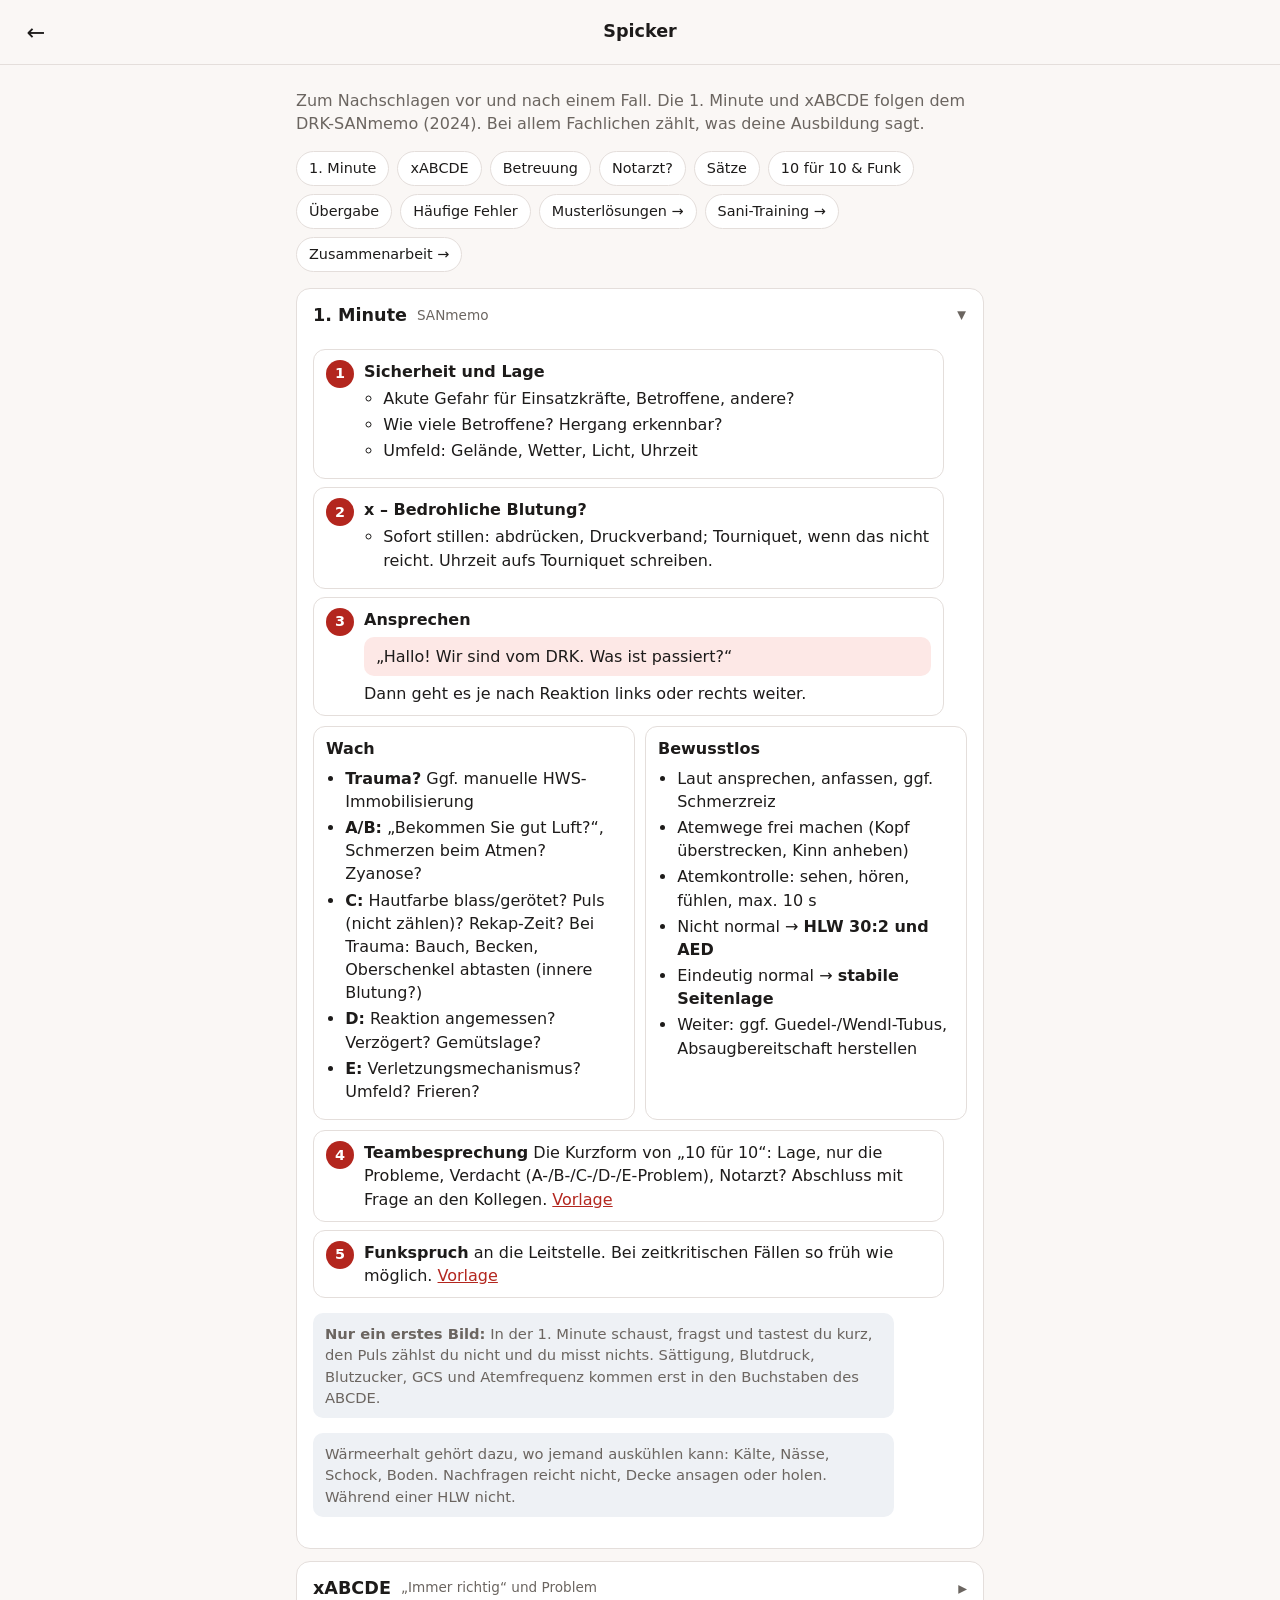
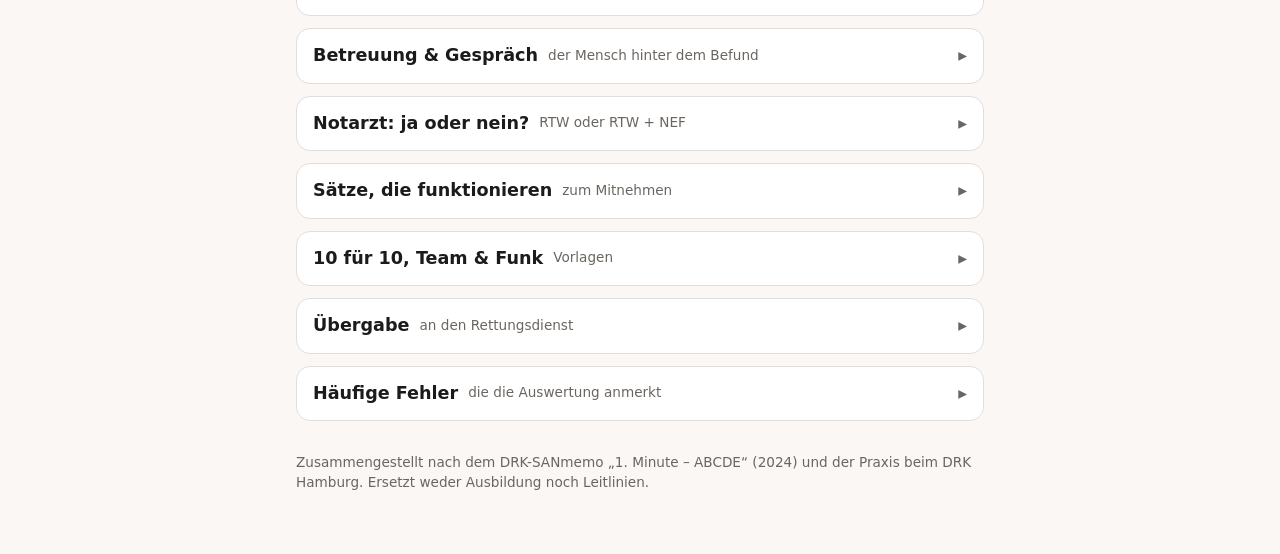
<file: public/spicker.html>
<!doctype html>
<html lang="de">
<head>
  <meta charset="utf-8">
  <meta name="viewport" content="width=device-width, initial-scale=1, viewport-fit=cover">
  <title>Spicker – Fallbeispiel xABCDE</title>
  <meta name="theme-color" content="#b3261e">
  <meta name="description" content="Spicker zum Nachschlagen: 1. Minute nach SANmemo, xABCDE, Betreuung und Gesprächsführung, Teambesprechung, Funkspruch und Übergabe.">
  <link rel="manifest" href="manifest.webmanifest">
  <link rel="icon" href="icon.svg" type="image/svg+xml">
  <link rel="apple-touch-icon" href="apple-touch-icon.png">
  <link rel="stylesheet" href="style.css">
  <style>
    html, body { height: auto; min-height: 100%; }
    main.doc { display: block; width: 100%; max-width: 720px; margin: 0 auto; padding: 8px 16px 48px; }
    .topbar a.icon-btn { display: grid; place-items: center; text-decoration: none; }
    .doc > p.lead { margin: 16px 0; }
    .toc { display: flex; flex-wrap: wrap; gap: 8px; padding: 0; margin: 0 0 16px; list-style: none; }
    .toc a { display: inline-block; padding: 6px 12px; border: 1px solid var(--line); border-radius: 999px; background: var(--card); color: var(--fg); text-decoration: none; font-size: .9rem; }
    details.sheet { background: var(--card); border: 1px solid var(--line); border-radius: 14px; margin: 0 0 12px; scroll-margin-top: 12px; }
    details.sheet > summary { cursor: pointer; padding: 14px 16px; font-weight: 700; font-size: 1.1rem; list-style: none; display: flex; align-items: center; gap: 10px; }
    details.sheet > summary::-webkit-details-marker { display: none; }
    details.sheet > summary::after { content: "▸"; margin-left: auto; color: var(--muted); transition: transform .15s; }
    details.sheet[open] > summary::after { transform: rotate(90deg); }
    details.sheet > summary small { font-weight: 400; color: var(--muted); font-size: .85rem; }
    .body { padding: 0 16px 16px; }
    .body h3 { font-size: 1rem; margin: 18px 0 6px; }
    .body h3:first-child { margin-top: 0; }
    .body p, .body li { max-width: 62ch; }
    .body ul, .body ol { padding-left: 1.2em; margin: 6px 0; }
    .body li { margin: 3px 0; }
    .say { display: block; background: var(--me); border-radius: 10px; padding: 8px 12px; margin: 6px 0; font-style: normal; }
    .say::before { content: "„"; } .say::after { content: "“"; }
    .avoid { display: block; background: var(--sys); border-radius: 10px; padding: 8px 12px; margin: 6px 0; color: var(--muted); }
    .avoid s { color: var(--fg); }
    .note { background: var(--sys); border-radius: 10px; padding: 10px 12px; color: var(--muted); font-size: .92rem; }
    .flow { list-style: none; padding: 0 !important; display: grid; gap: 8px; counter-reset: s; }
    .flow > li { counter-increment: s; display: grid; grid-template-columns: 28px 1fr; gap: 10px; align-items: start; border: 1px solid var(--line); border-radius: 12px; padding: 10px 12px; margin: 0; }
    .flow > li::before { content: counter(s); width: 28px; height: 28px; border-radius: 50%; background: var(--accent); color: var(--accent-fg); display: grid; place-items: center; font-weight: 700; font-size: .9rem; }
    .flow > li > div > ul { margin-top: 4px; }
    .tag { display: inline-block; font-size: .75rem; font-weight: 700; letter-spacing: .04em; text-transform: uppercase; color: var(--accent); margin-left: 4px; }
    .split { display: grid; gap: 10px; grid-template-columns: repeat(auto-fit, minmax(240px, 1fr)); }
    .split > div { border: 1px solid var(--line); border-radius: 12px; padding: 10px 12px; }
    .split h3 { margin-top: 0; }
    .abcde { display: grid; gap: 8px; }
    .abcde > div { display: grid; grid-template-columns: 44px 1fr; gap: 10px; border: 1px solid var(--line); border-radius: 12px; padding: 10px 12px; }
    .abcde b.l { font-size: 1.6rem; line-height: 1; color: var(--accent); }
    .abcde p { margin: 0 0 4px; }
    .abcde small { color: var(--muted); }
    .table-wrap { overflow-x: auto; }
    table { border-collapse: collapse; width: 100%; font-size: .95rem; }
    th, td { text-align: left; vertical-align: top; padding: 6px 8px; border-bottom: 1px solid var(--line); }
    th { white-space: nowrap; color: var(--accent); }
    footer { color: var(--muted); font-size: .85rem; margin-top: 32px; }
    @media print {
      .topbar, .toc { display: none; }
      details.sheet { break-inside: avoid; border: 0; }
      details.sheet > summary::after { content: none; }
    }
  </style>
</head>
<body>
  <header class="topbar">
    <a class="icon-btn" href="./" aria-label="Zur App">←</a>
    <h1>Spicker</h1>
    <span class="icon-btn" aria-hidden="true"></span>
  </header>

  <main class="doc">
    <p class="lead">Zum Nachschlagen vor und nach einem Fall. Die 1. Minute und xABCDE folgen dem DRK-SANmemo (2024). Bei allem Fachlichen zählt, was deine Ausbildung sagt.</p>

    <nav aria-label="Abschnitte">
      <ul class="toc">
        <li><a href="#minute">1. Minute</a></li>
        <li><a href="#abcde">xABCDE</a></li>
        <li><a href="#betreuung">Betreuung</a></li>
        <li><a href="#notarzt">Notarzt?</a></li>
        <li><a href="#saetze">Sätze</a></li>
        <li><a href="#team">10 für 10 &amp; Funk</a></li>
        <li><a href="#uebergabe">Übergabe</a></li>
        <li><a href="#fehler">Häufige Fehler</a></li>
        <li><a href="loesungen.html">Musterlösungen →</a></li>
        <li><a href="training.html">Sani-Training →</a></li>
        <li><a href="zusammenarbeit.html">Zusammenarbeit →</a></li>
      </ul>
    </nav>

    <!-- ============================================================ 1. Minute -->
    <details class="sheet" id="minute" open>
      <summary>1. Minute <small>SANmemo</small></summary>
      <div class="body">
        <ol class="flow">
          <li><div><strong>Sicherheit und Lage</strong>
            <ul>
              <li>Akute Gefahr für Einsatzkräfte, Betroffene, andere?</li>
              <li>Wie viele Betroffene? Hergang erkennbar?</li>
              <li>Umfeld: Gelände, Wetter, Licht, Uhrzeit</li>
            </ul></div></li>
          <li><div><strong>x – Bedrohliche Blutung?</strong>
            <ul><li>Sofort stillen: abdrücken, Druckverband; Tourniquet, wenn das nicht reicht. Uhrzeit aufs Tourniquet schreiben.</li></ul></div></li>
          <li><div><strong>Ansprechen</strong>
            <span class="say">Hallo! Wir sind vom DRK. Was ist passiert?</span>
            Dann geht es je nach Reaktion links oder rechts weiter.</div></li>
        </ol>

        <div class="split" style="margin-top:10px">
          <div>
            <h3>Wach</h3>
            <ul>
              <li><strong>Trauma?</strong> Ggf. manuelle HWS-Immobilisierung</li>
              <li><strong>A/B:</strong> „Bekommen Sie gut Luft?“, Schmerzen beim Atmen? Zyanose?</li>
              <li><strong>C:</strong> Hautfarbe blass/gerötet? Puls (nicht zählen)? Rekap-Zeit? Bei Trauma: Bauch, Becken, Oberschenkel abtasten (innere Blutung?)</li>
              <li><strong>D:</strong> Reaktion angemessen? Verzögert? Gemütslage?</li>
              <li><strong>E:</strong> Verletzungsmechanismus? Umfeld? Frieren?</li>
            </ul>
          </div>
          <div>
            <h3>Bewusstlos</h3>
            <ul>
              <li>Laut ansprechen, anfassen, ggf. Schmerzreiz</li>
              <li>Atemwege frei machen (Kopf überstrecken, Kinn anheben)</li>
              <li>Atemkontrolle: sehen, hören, fühlen, max. 10 s</li>
              <li>Nicht normal → <strong>HLW 30:2 und AED</strong></li>
              <li>Eindeutig normal → <strong>stabile Seitenlage</strong></li>
              <li>Weiter: ggf. Guedel-/Wendl-Tubus, Absaugbereitschaft herstellen</li>
            </ul>
          </div>
        </div>

        <ol class="flow" style="margin-top:10px; counter-reset: s 3" start="4">
          <li><div><strong>Teambesprechung</strong>
            Die Kurzform von „10 für 10“: Lage, nur die Probleme, Verdacht (A-/B-/C-/D-/E-Problem), Notarzt? Abschluss mit Frage an den Kollegen. <a href="#team">Vorlage</a></div></li>
          <li><div><strong>Funkspruch</strong> an die Leitstelle. Bei zeitkritischen Fällen so früh wie möglich. <a href="#team">Vorlage</a></div></li>
        </ol>
        <p class="note"><strong>Nur ein erstes Bild:</strong> In der 1. Minute schaust, fragst und tastest du kurz, den Puls zählst du nicht und du misst nichts. Sättigung, Blutdruck, Blutzucker, GCS und Atemfrequenz kommen erst in den Buchstaben des ABCDE.</p>
        <p class="note">Wärmeerhalt gehört dazu, wo jemand auskühlen kann: Kälte, Nässe, Schock, Boden. Nachfragen reicht nicht, Decke ansagen oder holen. Während einer HLW nicht.</p>
      </div>
    </details>

    <!-- ============================================================ xABCDE -->
    <details class="sheet" id="abcde">
      <summary>xABCDE <small>„Immer richtig“ und Problem</small></summary>
      <div class="body">
        <div class="abcde">
          <div><b class="l">x</b><div>
            <p><strong>Extreme Blutung</strong></p>
            <p>Abdrücken → Druckverband → ggf. Tourniquet (Uhrzeit notieren).</p>
          </div></div>
          <div><b class="l">A</b><div>
            <p><strong>Immer:</strong> bei Trauma ggf. HWS-Stützkragen</p>
            <p><strong>Problem:</strong> Oberkörper hoch lagern. Bolus → Rückenschläge, Oberbauchkompressionen. Schwellung in Mund/Rachen → kühlen (Tücher, Getränke).</p>
          </div></div>
          <div><b class="l">B</b><div>
            <p><strong>Immer:</strong> Atmung beurteilen (Frequenz, Atemarbeit, Geräusche), Pulsoximetrie (mind. 94 %), O₂-Gabe erwägen</p>
            <p><strong>Problem:</strong> Oberkörper hoch, Atemanweisungen. Gestaute Halsvenen, Schockzeichen → Spannungspneu? Brustkorbverletzung → ggf. auf die verletzte Seite lagern.</p>
          </div></div>
          <div><b class="l">C</b><div>
            <p><strong>Immer:</strong> Puls (80–100/min), Rekap-Zeit (max. 2 s), Blutdruck (≈ 120/80 mmHg)</p>
            <p><strong>Problem:</strong> Ursache bekämpfen. Herz → Oberkörper hoch. Akutes Abdomen → Beine angezogen. Volumenmangel → Schocklage. Ggf. Infusion/Medikamente vorbereiten.</p>
          </div></div>
          <div><b class="l">D</b><div>
            <p><strong>Immer:</strong> Bewusstsein (wach / Ansprache / Schmerzreiz / bewusstlos), orientiert zu Person, Situation, Ort, Zeit? Pupillen, Blutzucker</p>
            <p><strong>Problem:</strong> i. d. R. Oberkörper hoch. Schlaganfall? <strong>BE-FAST</strong>: Balance, Eyes, Face, Arm, Speech, Time – Symptombeginn genau erfragen.</p>
          </div></div>
          <div><b class="l">E</b><div>
            <p><strong>Immer:</strong> SAMPLER-Anamnese, Ganzkörperuntersuchung inkl. DMS, Wärmeerhalt</p>
            <p><strong>Problem:</strong> Schaufeltrage, Spineboard, Vakuummatratze. Extremität → Alu-Polster- oder Vakuumschiene. Wunde → (steriler) Verband.</p>
          </div></div>
        </div>

        <h3>SAMPLER</h3>
        <div class="table-wrap"><table>
          <tr><th>S</th><td>Symptome – „Was haben Sie für Beschwerden?“</td></tr>
          <tr><th>A</th><td>Allergien – „Sind Allergien bekannt?“</td></tr>
          <tr><th>M</th><td>Medikamente – „Nehmen Sie regelmäßig Medikamente? Blutverdünner?“</td></tr>
          <tr><th>P</th><td>Patientenvorgeschichte – „Haben Sie Vorerkrankungen?“</td></tr>
          <tr><th>L</th><td>Letzte Mahlzeit / Stuhlgang / Wasserlassen</td></tr>
          <tr><th>E</th><td>Ereignis – Was ist passiert, was ging voraus?</td></tr>
          <tr><th>R</th><td>Risikofaktoren – Rauchen, Alkohol, Schwangerschaft …</td></tr>
        </table></div>

        <p class="note">Nach E wieder bei A beginnen: Reevaluation. Wirken die Maßnahmen? Hat sich etwas verändert?</p>
      </div>
    </details>

    <!-- ============================================================ Betreuung -->
    <details class="sheet" id="betreuung">
      <summary>Betreuung &amp; Gespräch <small>der Mensch hinter dem Befund</small></summary>
      <div class="body">
        <p>Wer verletzt oder krank am Boden liegt, hat Angst, Schmerzen und keine Kontrolle mehr. Gute Betreuung gibt ein Stück davon zurück: Die Person weiß, wer du bist, was passiert und was als Nächstes kommt.</p>

        <h3>Vier Grundregeln (Psychische Erste Hilfe nach Lasogga &amp; Gasch)</h3>
        <ol>
          <li><strong>Sag, dass du da bist und dass etwas geschieht.</strong> Name, Organisation, was du jetzt tust.</li>
          <li><strong>Schirm ab.</strong> Schaulustige wegschicken oder beschäftigen, Sichtschutz beim Entkleiden.</li>
          <li><strong>Such vorsichtig Körperkontakt.</strong> Hand auf Schulter oder Arm, wenn die Person das möchte.</li>
          <li><strong>Sprich und hör zu.</strong> Ruhig, langsam, in kurzen Sätzen. Ausreden lassen.</li>
        </ol>

        <h3>Erster Kontakt</h3>
        <ul>
          <li>Auf Augenhöhe gehen, nicht von oben herab sprechen.</li>
          <li>Vorstellen und nach dem Namen fragen. Dann den Namen benutzen: „Herr Petersen, …“</li>
          <li>Siezen. Bei Kindern und Jugendlichen darf es „du“ sein.</li>
          <li>Ruhe ausstrahlen, auch wenn du innerlich rennst. Deine Stimme gibt das Tempo vor.</li>
        </ul>

        <h3>Während der Untersuchung</h3>
        <ul>
          <li><strong>Erst ankündigen, dann anfassen.</strong> Was machst du, und warum?</li>
          <li>Rückmeldung geben, wenn etwas gut ist: „Ihr Puls ist kräftig, das ist gut.“</li>
          <li>Bei Schmerzen nachfragen: Wo genau? Wie stark, von 0 bis 10? Ernst nehmen, nicht herunterspielen.</li>
          <li>Bei Atemnot nur Ja/Nein-Fragen, Nicken reicht. Nicht zum Reden bringen.</li>
          <li>Beim Entkleiden fragen, nur so viel wie nötig, danach wieder zudecken.</li>
        </ul>

        <h3>Beruhigen – mit Ausblick, ohne leere Versprechen</h3>
        <ul>
          <li>„Keine Sorge“ allein beruhigt kaum. Besser: sagen, was jetzt passiert.</li>
          <li>Nichts versprechen, was du nicht weißt („Das ist bestimmt nichts Schlimmes“).</li>
          <li>Ehrlich bleiben, aber nicht alles sagen: Verdachtsdiagnosen bespricht man im Team, nicht laut über dem Patienten.</li>
          <li>Gefühle anerkennen: „Das war bestimmt ein Schreck.“</li>
        </ul>

        <h3>Nie allein lassen</h3>
        <ul>
          <li>Einer bleibt immer beim Patienten. Holt der Kollege Material, bleibst du.</li>
          <li>Sag Bescheid, wenn du kurz weggehst oder dich wegdrehst: „Ich hole nur die Decke, mein Kollege bleibt bei Ihnen.“</li>
          <li>Auch während Teambesprechung und Funkspruch: Die Person bekommt mit, dass über sie gesprochen wird. Kurz erklären: „Ich gebe jetzt an die Leitstelle durch, dass ein Rettungswagen kommt.“</li>
        </ul>

        <h3>Bewusstlose</h3>
        <p>Mit ihnen sprechen, als ob sie hören. Das Gehör funktioniert oft länger als alles andere. Ankündigen, was du tust, nichts Abwertendes am Patienten sagen.</p>

        <h3>Angehörige und Umstehende</h3>
        <ul>
          <li>Sie sind Informationsquelle: Was ist passiert? Seit wann? Vorerkrankungen? Bei Schlaganfall: genaue Uhrzeit.</li>
          <li>Aufgaben geben hilft gegen Hilflosigkeit: „Können Sie bitte den Rettungswagen an der Straße einweisen?“, „Holen Sie bitte seine Medikamentenliste.“</li>
          <li>Schaulustige freundlich, aber klar wegschicken.</li>
        </ul>

        <h3>Wenn jemand nicht mitwill</h3>
        <ul>
          <li>Nicht drängen und nicht drohen. Verstehen, warum: Angst, Scham, Termin, Haustier?</li>
          <li>Konkret erklären, welches Risiko besteht, und das in seinen Worten: „Sie haben sich den Kopf gestoßen und nehmen Blutverdünner. Da kann es auch Stunden später noch innen bluten.“</li>
          <li>Ein zweiter Anlauf mit neuem Argument wirkt oft. Den Rettungsdienst trotzdem kommen lassen und die Entscheidung dort treffen.</li>
        </ul>

        <h3>Schwierige Situationen</h3>
        <ul>
          <li><strong>Alkohol, Aggression:</strong> Eigenschutz geht vor. Abstand halten, Ausgang im Blick, ruhig und deutlich sprechen, nicht diskutieren. Notfalls zurückziehen und Polizei nachfordern.</li>
          <li><strong>Panik, Hyperventilation:</strong> Ruhig, langsam vorsprechen, gemeinsam atmen. Trotzdem an organische Ursachen denken.</li>
          <li><strong>Kinder:</strong> Auf ihre Höhe gehen, eine Bezugsperson dabeilassen, Kuscheltier oder Hand halten, einfache Worte. Erst am Kuscheltier oder an der Mama „vormachen“, dann am Kind.</li>
          <li><strong>Ältere, Demenz:</strong> Eine Frage auf einmal, kurze Sätze, Zeit zum Antworten lassen. Immer wieder sagen, wer du bist und wo ihr seid. Brille und Hörgerät nicht vergessen.</li>
          <li><strong>Schwerhörig:</strong> Von vorne ansprechen, Gesicht sichtbar, langsam und deutlich, aber nicht schreien.</li>
          <li><strong>Andere Sprache:</strong> Einfache Wörter, Gesten, zeigen. Angehörige oder Umstehende übersetzen lassen, für Befunde trotzdem selbst hinschauen.</li>
          <li><strong>Angehörige bei der Reanimation:</strong> Jemanden aus dem Umfeld oder eine Einsatzkraft zur Betreuung einteilen. Ehrlich, aber behutsam erklären, was ihr macht. Sie dürfen dabei bleiben, wenn sie wollen.</li>
        </ul>

        <h3>Körpersprache und Stimme</h3>
        <ul>
          <li>Hinknien, offene Haltung, Blickkontakt. Wer über dem Patienten steht, wirkt bedrohlich.</li>
          <li>Langsam und etwas tiefer sprechen als sonst. Hektik überträgt sich, Ruhe auch.</li>
          <li>Auch im Team ruhig bleiben. Der Patient hört jede Ansage an den Kollegen mit.</li>
          <li>Keine Fachsprache: nicht „Rekap“ und „SpO₂“, sondern „Ich drücke kurz auf den Fingernagel“, „Die Klammer misst den Sauerstoff im Blut“.</li>
        </ul>

        <h3>Zuhören</h3>
        <ul>
          <li>Offen fragen („Was ist passiert?“), dann gezielt nachfragen („Seit wann?“, „Wo genau?“).</li>
          <li>Ausreden lassen und Pausen aushalten. Oft kommt das Wichtigste nach der Pause.</li>
          <li>Kurz zusammenfassen, was du verstanden hast: „Ihnen ist also beim Aufstehen schwarz vor Augen geworden?“ Das zeigt, dass du zuhörst, und vermeidet Missverständnisse.</li>
          <li>Wiederholt jemand immer dieselbe Frage, ist das ein Befund (Orientierung, D-Problem?). Trotzdem jedes Mal geduldig antworten.</li>
        </ul>

        <h3>Ein Stück Kontrolle zurückgeben</h3>
        <ul>
          <li>Um Erlaubnis fragen, bevor du Kleidung öffnest oder anfasst.</li>
          <li>Kleine Entscheidungen lassen, wo es medizinisch egal ist: „Möchten Sie die Decke bis zum Hals?“</li>
          <li>Eine Aufgabe geben: „Sagen Sie mir sofort, wenn es schlimmer wird.“ „Atmen Sie mit mir.“</li>
          <li>Loben, wenn etwas klappt: „Das haben Sie gut gemacht.“</li>
        </ul>

        <h3>Informieren, was als Nächstes passiert</h3>
        <ul>
          <li>Wer kommt? „Gleich kommt ein Rettungswagen, die schauen sich das genauer an.“</li>
          <li>Wohin geht es? Ins Krankenhaus, und warum.</li>
          <li>Wer bleibt? „Wir bleiben bei Ihnen, bis der Rettungsdienst da ist.“</li>
          <li>Ungewissheit ist oft schlimmer als die schlechte Nachricht. Lieber kurz sagen, was ihr gerade macht, als stumm zu arbeiten.</li>
        </ul>

        <h3>Würde und Scham</h3>
        <ul>
          <li>Erbrochenes, Einnässen, Alkohol, Nacktheit: nicht kommentieren, abdecken, Sichtschutz.</li>
          <li>Persönliches sichern: Handy, Brille, Schlüssel, Tasche. Bei Übergabe mitgeben oder erwähnen.</li>
          <li>Anbieten, jemanden zu informieren: „Möchten Sie, dass wir jemanden für Sie anrufen?“</li>
          <li>Hilfe annehmen fällt vielen schwer. Kein „Das ist doch nicht schlimm“, sondern: „Gut, dass Sie Bescheid gesagt haben.“</li>
        </ul>

        <h3>Schmerzen</h3>
        <ul>
          <li>Schonhaltung zulassen, wenn nichts dagegen spricht. Viele finden selbst die beste Lage.</li>
          <li>Stärke abfragen (0–10) und später noch einmal: Ist es besser geworden? Das ist auch Reevaluation.</li>
          <li>Was ihr gegen den Schmerz tun könnt, tun: lagern, ruhigstellen, kühlen, wo es passt. Starke akute Schmerzen sind ein Grund für den Notarzt.</li>
        </ul>

        <h3>Und du selbst</h3>
        <p>Belastende Einsätze gehören besprochen: im Team, mit der Gruppenführung oder mit der PSNV-E (Psychosoziale Notfallversorgung für Einsatzkräfte). Das ist kein Zeichen von Schwäche.</p>
      </div>
    </details>

    <!-- ============================================================ Notarzt -->
    <details class="sheet" id="notarzt">
      <summary>Notarzt: ja oder nein? <small>RTW oder RTW + NEF</small></summary>
      <div class="body">
        <p><strong>Faustregel:</strong> Ist eine Vitalfunktion (Bewusstsein, Atmung, Kreislauf) gestört oder droht sie zu kippen, dann RTW <strong>und</strong> NEF. Ist der Patient stabil und es braucht nur Versorgung und Transport, reicht der RTW.</p>
        <p>Grundlage ist der Indikationskatalog für den Notarzteinsatz der Bundesärztekammer. Leitstellen und Rettungsdienstbereiche haben teils eigene Kataloge.</p>

        <h3>Nach dem Zustand des Patienten</h3>
        <div class="table-wrap"><table>
          <tr><th>Bewusstsein</th><td>Reagiert nicht oder nicht angemessen auf Ansprechen und Anfassen</td></tr>
          <tr><th>Atmung</th><td>Keine normale Atmung, ausgeprägte oder zunehmende Atemnot, Atemstillstand</td></tr>
          <tr><th>Herz/Kreislauf</th><td>Akuter Brustschmerz, ausgeprägte oder zunehmende Kreislaufschwäche (Schock), Kreislaufstillstand</td></tr>
          <tr><th>Sonstiges</th><td>Schwere Verletzung, schwere Blutung, starke akute Schmerzen, plötzliche Lähmungen</td></tr>
        </table></div>

        <h3>Nach dem Ereignis, auch wenn der Patient noch gut aussieht</h3>
        <ul>
          <li>Schwerer Verkehrsunfall oder anderer Unfall mit Schwerverletzten</li>
          <li>Sturz aus großer Höhe (ab etwa 3 m)</li>
          <li>Einklemmung, Verschüttung</li>
          <li>Unfall mit Kindern</li>
          <li>Brand, Rauchgas, Explosion, thermischer oder chemischer Unfall mit Verletzten</li>
          <li>Strom- oder Blitzunfall</li>
          <li>Ertrinken, Einbruch ins Eis</li>
          <li>Schuss-, Stich- oder Hiebverletzung an Kopf, Hals oder Rumpf</li>
          <li>Vergiftung mit Lebensgefahr</li>
          <li>Geburt, die gerade stattfindet oder stattgefunden hat</li>
          <li>Drohender Suizid</li>
        </ul>

        <h3>Zur Orientierung</h3>
        <div class="split">
          <div>
            <h3>Meist RTW</h3>
            <ul>
              <li>Wach, angemessene Reaktion, ABCD stabil</li>
              <li>Isolierte Verletzung an Arm oder Bein ohne starke Blutung</li>
              <li>Kollaps, der sich schnell und vollständig erholt</li>
              <li>Unterzuckerung, die nach Zucker wieder wach und orientiert ist</li>
            </ul>
          </div>
          <div>
            <h3>RTW + NEF</h3>
            <ul>
              <li>Bewusstlos oder zunehmend eingetrübt</li>
              <li>Reanimation</li>
              <li>Schwere Atemnot, z. B. Asthma ohne Wirkung des Sprays</li>
              <li>Starke Blutung, Schockzeichen</li>
              <li>Akuter Brustschmerz</li>
              <li>Krampfanfall, der nicht aufhört oder wiederkommt</li>
            </ul>
          </div>
        </div>

        <h3>Im Verlauf nachfordern</h3>
        <p>Die erste Einschätzung ist nicht endgültig. Verschlechtert sich der Zustand, zum Beispiel wird jemand bewusstlos oder die Atemnot nimmt zu, fordert ihr den NEF über Funk nach:</p>
        <span class="say">RotkreuzHamburg von EVT1, Patient zunehmend eingetrübt, wir benötigen zusätzlich einen NEF, kommen.</span>
        <p class="note">Im Zweifel lieber den Notarzt dazu. Die Leitstelle kann ihn abbestellen, wenn er nicht gebraucht wird. Wer zu spät nachfordert, verliert Minuten. Beim Schlaganfall zählt vor allem der schnelle Transport in eine Stroke Unit. Ob der Notarzt mitkommt, regelt oft der Rettungsdienstbereich.</p>
      </div>
    </details>

    <!-- ============================================================ Sätze -->
    <details class="sheet" id="saetze">
      <summary>Sätze, die funktionieren <small>zum Mitnehmen</small></summary>
      <div class="body">
        <p>Diese Sätze erkennt auch die App. Formulier sie gern in deinen eigenen Worten.</p>
        <h3>Vorstellen</h3>
        <span class="say">Hallo, ich bin Sam vom DRK, das ist mein Kollege. Wir kümmern uns jetzt um Sie. Was ist passiert?</span>
        <span class="say">Wie heißen Sie?</span>

        <h3>Ankündigen</h3>
        <span class="say">Ich fühle jetzt Ihren Puls am Handgelenk.</span>
        <span class="say">Ich drücke kurz auf Ihren Fingernagel, das tut nicht weh.</span>
        <span class="say">Ich taste jetzt Ihren Bauch ab. Sagen Sie mir, wenn es wehtut.</span>
        <span class="say">Mein Kollege hält jetzt Ihren Kopf fest. Bitte bewegen Sie ihn nicht.</span>
        <span class="say">Ich lege Ihnen eine Klammer an den Finger, die misst den Sauerstoff.</span>
        <span class="say">Ich messe jetzt Ihren Blutzucker, das piekst kurz.</span>
        <span class="say">Ich lege Ihnen jetzt eine Decke um, damit Sie nicht auskühlen.</span>
        <span class="say">Wie stark sind die Schmerzen, von 0 bis 10?</span>

        <h3>Nicht allein lassen</h3>
        <span class="say">Mein Kollege holt nur die Decke, ich bleibe bei Ihnen.</span>
        <span class="say">Wir bleiben bei Ihnen, bis der Rettungsdienst da ist.</span>
        <span class="say">Möchten Sie, dass wir jemanden für Sie anrufen?</span>

        <h3>Beruhigen und ermutigen</h3>
        <span class="say">Sie sind nicht allein, wir bleiben bei Ihnen.</span>
        <span class="say">Sie machen das gut. Atmen Sie ganz ruhig mit mir ein und aus.</span>
        <span class="say">Das haben Sie gut gemacht.</span>
        <span class="say">Ein Rettungswagen ist unterwegs. Bis er da ist, kümmern wir uns um Sie.</span>
        <span class="say">Ich erkläre Ihnen kurz, was ich jetzt mache.</span>
        <span class="say">Das war bestimmt ein Schreck. Jetzt sind wir für Sie da.</span>

        <h3>Lieber nicht</h3>
        <span class="avoid"><s>Alles wird gut.</s> – das weißt du nicht.</span>
        <span class="avoid"><s>Das ist bestimmt nichts.</s> – nimmt Beschwerden nicht ernst.</span>
        <span class="avoid"><s>Stellen Sie sich nicht so an.</s></span>
        <span class="avoid"><s>Oh, das sieht ja übel aus.</s> – Befunde bewerten wir im Team, nicht laut am Patienten.</span>
        <span class="avoid"><s>Puls ist normal.</s> – konkret benennen: „Puls regelmäßig, gut tastbar.“</span>
      </div>
    </details>

    <!-- ============================================================ Team & Funk -->
    <details class="sheet" id="team">
      <summary>10 für 10, Team &amp; Funk <small>Vorlagen</small></summary>
      <div class="body">
        <h3>10 für 10</h3>
        <p><strong>10 Sekunden innehalten, damit die nächsten 10 Minuten strukturiert laufen.</strong> Das Prinzip kommt aus dem Crew Resource Management (Rall, Glavin &amp; Flin 2008). Gerade wenn es hektisch wird, verhindert die kurze Pause, dass jeder für sich drauflosarbeitet. Die Zeiten sind symbolisch gemeint.</p>
        <ol class="flow">
          <li><div><strong>Problem?</strong> Was ist das größte Problem gerade? Was ist das Gefährlichste daran?</div></li>
          <li><div><strong>Fakten?</strong> Was wissen wir, was haben wir schon gemacht? Nur was zum Problem gehört, keine Befundliste.</div></li>
          <li><div><strong>Plan?</strong> Was machen wir als Nächstes, in welcher Reihenfolge? Brauchen wir mehr Hilfe (RTW, Notarzt)?</div></li>
          <li><div><strong>Verteilen?</strong> Wer macht was? Am besten mit Schwelle: „Behalte die Sättigung im Blick und sag mir, wenn sie unter 94 % fällt.“</div></li>
          <li><div><strong>Rückfragen?</strong> „Siehst du das auch so? Habe ich etwas übersehen?“ Jede:r darf Bedenken sagen, das ist erwünscht.</div></li>
        </ol>
        <p><strong>Wann?</strong> Am Ende der 1. Minute als Teambesprechung, und immer wieder, wenn sich etwas ändert: neuer Verdacht, Verschlechterung (bewusstlos, Atemnot nimmt zu), vor dem Umlagern oder Transport, oder wenn es chaotisch wird. Jede:r im Team darf ein 10 für 10 einfordern. Bei einer Reanimation laufen Drücken und Beatmen dabei weiter.</p>

        <h3>Teambesprechung nach der 1. Minute</h3>
        <p>Das ist die Kurzform von 10 für 10 aus dem SANmemo: <strong>Lage? Verdacht? Notarzt?</strong> Nur die Probleme und den Verdacht nennen. Was in der Norm ist, zählst du nicht auf, der Kollege war ja dabei.</p>
        <ol>
          <li>Patient (Geschlecht, ungefähres Alter)</li>
          <li>Probleme: nur die auffälligen Befunde. Auch die Reaktion nur, wenn sie auffällig ist („reagiert verzögert“, „verwirrt“, „bewusstlos“).</li>
          <li>Verdacht (A-, B-, C-, D- oder E-Problem)</li>
          <li>Plan und Nachforderung (RTW? Notarzt/NEF?)</li>
          <li>Rückfrage an den Kollegen</li>
        </ol>
        <span class="say">Kurz zusammengefasst: Patient männlich, Ende sechzig. Sturz mit Kopfanprall, Nackenschmerzen. Verdacht auf HWS-Trauma. Wir brauchen einen RTW. Siehst du das auch so?</span>
        <span class="say">Kurz zusammengefasst: Patientin weiblich, Mitte fünfzig, verwirrt, kaltschweißig. Verdacht auf Unterzucker. Wir brauchen einen RTW, ich messe gleich den Blutzucker. Siehst du das auch so?</span>
        <span class="avoid"><s>… wach, reagiert angemessen, Atmung unauffällig, keine Zyanose, Haut rosig, Puls gut tastbar, Rekap unter 2 Sekunden …</s> – das ist alles normal und gehört nicht hinein.</span>

        <h3>Funkspruch</h3>
        <p>Auch im Funk kurz: <strong>nur Auffälliges</strong>, die Leitstelle braucht Patient, Problem, Verdacht und was ihr braucht.</p>
        <ol>
          <li>Anruf: <span class="say">RotkreuzHamburg von EVT1, kommen.</span></li>
          <li>Auf „Hier RotkreuzHamburg“ warten.</li>
          <li>Meldung: Patient, Auffälliges (auch eine auffällige Reaktion), Verdacht, Nachforderung, „kommen“.
            <span class="say">Wir haben hier eine Patientin, weiblich, ca. 40, reagiert verzögert, Verdacht auf Unterzuckerung, wir benötigen einen RTW, kommen.</span></li>
          <li>Bestätigung abwarten, dann <span class="say">EVT1 Ende.</span></li>
        </ol>
        <p><strong>Reanimation:</strong> Einer funkt, der andere prüft gleichzeitig die Atmung und fängt an zu drücken. So kurz wie möglich, Absprachen vor Ort sind dabei erlaubt:</p>
        <span class="say">RotkreuzHamburg von EVT1, kommen.</span>
        <span class="say">Person bewusstlos.</span>
        <span class="say">Keine Atmung. Reanimation.</span>
        <p>Die Leitstelle bestätigt kurz („Verstanden, RTW und NEF kommen.“), damit ist das Gespräch beendet. Während der HLW gibt es kein ABCDE und keine Anamnese (nur das x gilt immer: eine kritische Blutung wird auch bei HLW gestillt): Einer drückt und zählt laut, der andere beatmet, Sauerstoff kommt beim nächsten Beatmen an den Beutel, bei jeder Analyse „Schock! Alle weg!“ und Helferwechsel.</p>
        <p><strong>Erneut funken, wenn sich der Zustand ändert</strong>, z. B. wenn jemand bewusstlos oder reanimationspflichtig wird. Dann bei Bedarf nachfordern:</p>
        <span class="say">RotkreuzHamburg von EVT1, Patient jetzt bewusstlos, wir benötigen zusätzlich einen NEF, kommen.</span>
        <p class="note">Rufnamen kannst du in den Einstellungen ändern. Zeitkritisch (Schlaganfall, Reanimation, schwere Atemnot, starke Blutung, Polytrauma): früh funken, mit dem kritischen Problem.</p>
      </div>
    </details>

    <!-- ============================================================ Übergabe -->
    <details class="sheet" id="uebergabe">
      <summary>Übergabe <small>an den Rettungsdienst</small></summary>
      <div class="body">
        <p>Ein festes Schema hilft, nichts zu vergessen, z. B. ISOBAR oder SINNHAFT. Diese Bausteine haben beide gemeinsam:</p>
        <ol>
          <li><strong>Patient:</strong> Name, Geschlecht, Alter</li>
          <li><strong>Ereignis:</strong> Was ist passiert, seit wann?</li>
          <li><strong>Befunde:</strong> nach ABCDE, mit Werten</li>
          <li><strong>Anamnese:</strong> SAMPLER, vor allem Allergien, Medikamente, Vorerkrankungen</li>
          <li><strong>Maßnahmen:</strong> Was habt ihr gemacht? Tourniquet mit Uhrzeit</li>
          <li><strong>Einschätzung:</strong> Euer Verdacht</li>
          <li><strong>Rückfragen:</strong> „Habt ihr noch Fragen?“</li>
        </ol>
        <p class="note">Betreuung endet nicht mit der Übergabe: Sag der Person, wer jetzt übernimmt, und verabschiede dich.</p>
      </div>
    </details>

    <!-- ============================================================ Häufige Fehler -->
    <details class="sheet" id="fehler">
      <summary>Häufige Fehler <small>die die Auswertung anmerkt</small></summary>
      <div class="body">
        <ul>
          <li>Lage oder bedrohliche Blutung übersprungen, weil der Patient sofort redet.</li>
          <li>HWS bei Sturz oder Unfall vergessen.</li>
          <li>Zyanose oder Hautfarbe nicht angeschaut.</li>
          <li>Wärmeerhalt nur gefragt, aber keine Decke.</li>
          <li>Befunde vage („normal“, „passt“) statt konkret.</li>
          <li>SAMPLER schon in der 1. Minute. Das gehört ins E.</li>
          <li>Auffällige Reaktion (verzögert, verwirrt) fehlt in Teambesprechung oder Funkspruch.</li>
          <li>Normalbefunde in Teambesprechung oder Funk aufgezählt, statt nur Probleme und Verdacht.</li>
          <li>Funkspruch ohne beide Rufnamen oder ohne „Ende“.</li>
          <li>Patient allein gelassen, um Material zu holen.</li>
          <li>HLW bei jemandem, der wach ist oder normal atmet. HLW nur bei Bewusstlosigkeit <em>und</em> fehlender normaler Atmung. Die App wertet das als „Nicht erfüllt“.</li>
          <li>Warnzeichen überhört („Mir wird kalt“, „Mir ist schwindelig“).</li>
        </ul>
      </div>
    </details>

    <footer>
      <p>Zusammengestellt nach dem DRK-SANmemo „1. Minute – ABCDE“ (2024) und der Praxis beim DRK Hamburg. Ersetzt weder Ausbildung noch Leitlinien.</p>
    </footer>
  </main>

  <script>
    // Sprungmarken öffnen den zugehörigen Abschnitt
    function openFromHash() {
      const el = location.hash && document.querySelector(location.hash);
      if (el && el.tagName === "DETAILS") { el.open = true; requestAnimationFrame(() => el.scrollIntoView()); }
    }
    window.addEventListener("hashchange", openFromHash);
    openFromHash();
  </script>
</body>
</html>
</file>
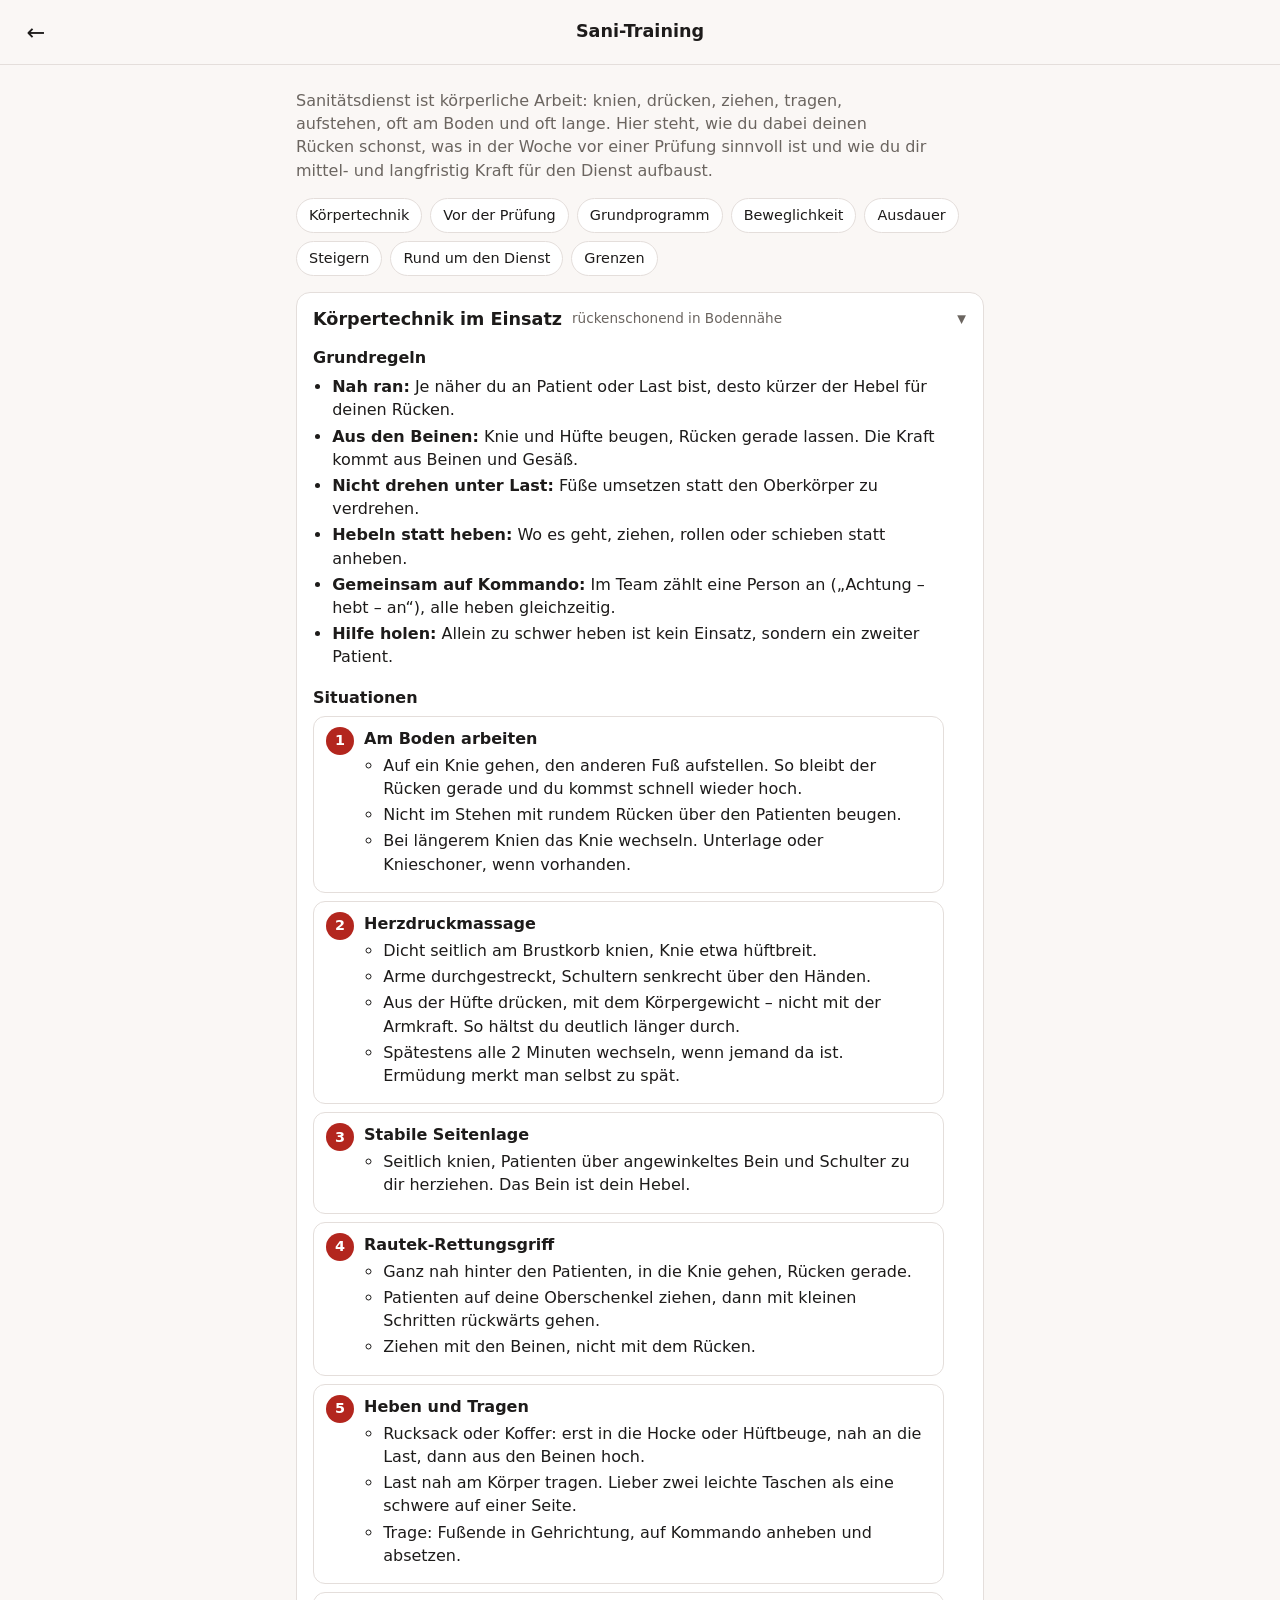
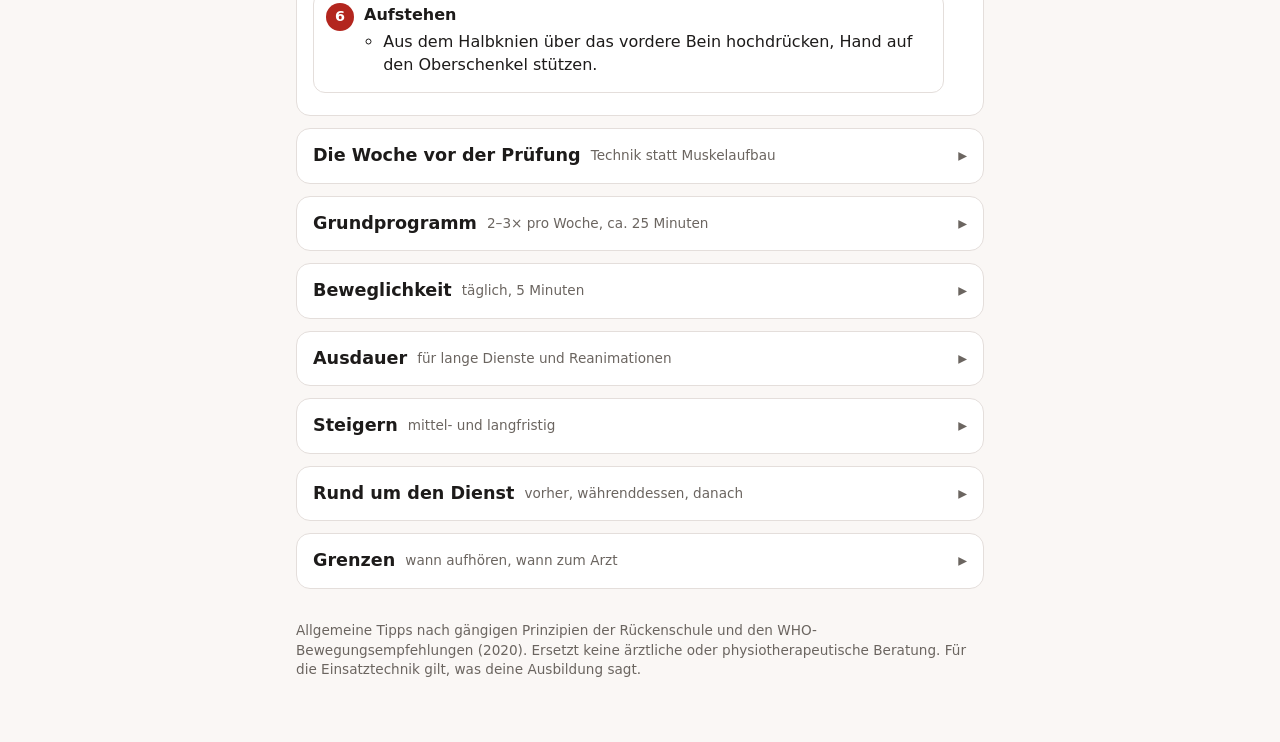
<file: public/training.html>
<!doctype html>
<html lang="de">
<head>
  <meta charset="utf-8">
  <meta name="viewport" content="width=device-width, initial-scale=1, viewport-fit=cover">
  <title>Sani-Training – Fallbeispiel xABCDE</title>
  <meta name="theme-color" content="#b3261e">
  <meta name="description" content="Sani-Trainingsplan: rückenschonend arbeiten in Bodennähe, die Woche vor der Prüfung und ein Kraft- und Beweglichkeitsprogramm für mittel- und langfristig.">
  <link rel="manifest" href="manifest.webmanifest">
  <link rel="icon" href="icon.svg" type="image/svg+xml">
  <link rel="apple-touch-icon" href="apple-touch-icon.png">
  <link rel="stylesheet" href="style.css">
  <style>
    html, body { height: auto; min-height: 100%; }
    main.doc { display: block; width: 100%; max-width: 720px; margin: 0 auto; padding: 8px 16px 48px; }
    .topbar a.icon-btn { display: grid; place-items: center; text-decoration: none; }
    .doc > p.lead { margin: 16px 0; max-width: 62ch; }
    .toc { display: flex; flex-wrap: wrap; gap: 8px; padding: 0; margin: 0 0 16px; list-style: none; }
    .toc a { display: inline-block; padding: 6px 12px; border: 1px solid var(--line); border-radius: 999px; background: var(--card); color: var(--fg); text-decoration: none; font-size: .9rem; }
    details.sheet { background: var(--card); border: 1px solid var(--line); border-radius: 14px; margin: 0 0 12px; scroll-margin-top: 12px; }
    details.sheet > summary { cursor: pointer; padding: 14px 16px; font-weight: 700; font-size: 1.1rem; list-style: none; display: flex; align-items: center; gap: 10px; }
    details.sheet > summary::-webkit-details-marker { display: none; }
    details.sheet > summary::after { content: "▸"; margin-left: auto; color: var(--muted); transition: transform .15s; }
    details.sheet[open] > summary::after { transform: rotate(90deg); }
    details.sheet > summary small { font-weight: 400; color: var(--muted); font-size: .85rem; }
    .body { padding: 0 16px 16px; }
    .body h3 { font-size: 1rem; margin: 18px 0 6px; }
    .body h3:first-child { margin-top: 0; }
    .body p, .body li { max-width: 62ch; }
    .body ul, .body ol { padding-left: 1.2em; margin: 6px 0; }
    .body li { margin: 3px 0; }
    .note { background: var(--sys); border-radius: 10px; padding: 10px 12px; color: var(--muted); font-size: .92rem; }
    .warn { background: var(--sys); border-left: 4px solid var(--accent); border-radius: 10px; padding: 10px 12px; font-size: .95rem; }
    .flow { list-style: none; padding: 0 !important; display: grid; gap: 8px; counter-reset: s; }
    .flow > li { counter-increment: s; display: grid; grid-template-columns: 28px 1fr; gap: 10px; align-items: start; border: 1px solid var(--line); border-radius: 12px; padding: 10px 12px; margin: 0; }
    .flow > li::before { content: counter(s); width: 28px; height: 28px; border-radius: 50%; background: var(--accent); color: var(--accent-fg); display: grid; place-items: center; font-weight: 700; font-size: .9rem; }
    .flow > li > div > ul { margin-top: 4px; }
    .ex { display: grid; gap: 8px; }
    .ex > div { border: 1px solid var(--line); border-radius: 12px; padding: 10px 12px; }
    .ex h4 { margin: 0 0 2px; font-size: 1rem; }
    .ex .dose { display: inline-block; font-size: .8rem; font-weight: 700; color: var(--accent); margin-bottom: 4px; }
    .ex p { margin: 4px 0; }
    .ex .why { color: var(--muted); font-size: .9rem; }
    .ex .lvl { font-size: .9rem; margin-top: 6px; }
    .ex .lvl b { color: var(--muted); font-weight: 600; }
    .split { display: grid; gap: 10px; grid-template-columns: repeat(auto-fit, minmax(240px, 1fr)); }
    .split > div { border: 1px solid var(--line); border-radius: 12px; padding: 10px 12px; }
    .split h3 { margin-top: 0; }
    .table-wrap { overflow-x: auto; }
    table { border-collapse: collapse; width: 100%; font-size: .95rem; }
    th, td { text-align: left; vertical-align: top; padding: 6px 8px; border-bottom: 1px solid var(--line); }
    th { white-space: nowrap; color: var(--accent); }
    footer { color: var(--muted); font-size: .85rem; margin-top: 32px; }
    @media print {
      .topbar, .toc { display: none; }
      details.sheet { break-inside: avoid; border: 0; }
      details.sheet > summary::after { content: none; }
    }
  </style>
</head>
<body>
  <header class="topbar">
    <a class="icon-btn" href="./" aria-label="Zur App">←</a>
    <h1>Sani-Training</h1>
    <span class="icon-btn" aria-hidden="true"></span>
  </header>

  <main class="doc">
    <p class="lead">Sanitätsdienst ist körperliche Arbeit: knien, drücken, ziehen, tragen, aufstehen, oft am Boden und oft lange. Hier steht, wie du dabei deinen Rücken schonst, was in der Woche vor einer Prüfung sinnvoll ist und wie du dir mittel- und langfristig Kraft für den Dienst aufbaust.</p>

    <nav aria-label="Abschnitte">
      <ul class="toc">
        <li><a href="#technik">Körpertechnik</a></li>
        <li><a href="#pruefung">Vor der Prüfung</a></li>
        <li><a href="#programm">Grundprogramm</a></li>
        <li><a href="#beweglich">Beweglichkeit</a></li>
        <li><a href="#ausdauer">Ausdauer</a></li>
        <li><a href="#steigern">Steigern</a></li>
        <li><a href="#dienst">Rund um den Dienst</a></li>
        <li><a href="#grenzen">Grenzen</a></li>
      </ul>
    </nav>

    <!-- ============================================================ Körpertechnik -->
    <details class="sheet" id="technik" open>
      <summary>Körpertechnik im Einsatz <small>rückenschonend in Bodennähe</small></summary>
      <div class="body">
        <h3>Grundregeln</h3>
        <ul>
          <li><strong>Nah ran:</strong> Je näher du an Patient oder Last bist, desto kürzer der Hebel für deinen Rücken.</li>
          <li><strong>Aus den Beinen:</strong> Knie und Hüfte beugen, Rücken gerade lassen. Die Kraft kommt aus Beinen und Gesäß.</li>
          <li><strong>Nicht drehen unter Last:</strong> Füße umsetzen statt den Oberkörper zu verdrehen.</li>
          <li><strong>Hebeln statt heben:</strong> Wo es geht, ziehen, rollen oder schieben statt anheben.</li>
          <li><strong>Gemeinsam auf Kommando:</strong> Im Team zählt eine Person an („Achtung – hebt – an“), alle heben gleichzeitig.</li>
          <li><strong>Hilfe holen:</strong> Allein zu schwer heben ist kein Einsatz, sondern ein zweiter Patient.</li>
        </ul>

        <h3>Situationen</h3>
        <ol class="flow">
          <li><div><strong>Am Boden arbeiten</strong>
            <ul>
              <li>Auf ein Knie gehen, den anderen Fuß aufstellen. So bleibt der Rücken gerade und du kommst schnell wieder hoch.</li>
              <li>Nicht im Stehen mit rundem Rücken über den Patienten beugen.</li>
              <li>Bei längerem Knien das Knie wechseln. Unterlage oder Knieschoner, wenn vorhanden.</li>
            </ul></div></li>
          <li><div><strong>Herzdruckmassage</strong>
            <ul>
              <li>Dicht seitlich am Brustkorb knien, Knie etwa hüftbreit.</li>
              <li>Arme durchgestreckt, Schultern senkrecht über den Händen.</li>
              <li>Aus der Hüfte drücken, mit dem Körpergewicht – nicht mit der Armkraft. So hältst du deutlich länger durch.</li>
              <li>Spätestens alle 2 Minuten wechseln, wenn jemand da ist. Ermüdung merkt man selbst zu spät.</li>
            </ul></div></li>
          <li><div><strong>Stabile Seitenlage</strong>
            <ul>
              <li>Seitlich knien, Patienten über angewinkeltes Bein und Schulter zu dir herziehen. Das Bein ist dein Hebel.</li>
            </ul></div></li>
          <li><div><strong>Rautek-Rettungsgriff</strong>
            <ul>
              <li>Ganz nah hinter den Patienten, in die Knie gehen, Rücken gerade.</li>
              <li>Patienten auf deine Oberschenkel ziehen, dann mit kleinen Schritten rückwärts gehen.</li>
              <li>Ziehen mit den Beinen, nicht mit dem Rücken.</li>
            </ul></div></li>
          <li><div><strong>Heben und Tragen</strong>
            <ul>
              <li>Rucksack oder Koffer: erst in die Hocke oder Hüftbeuge, nah an die Last, dann aus den Beinen hoch.</li>
              <li>Last nah am Körper tragen. Lieber zwei leichte Taschen als eine schwere auf einer Seite.</li>
              <li>Trage: Fußende in Gehrichtung, auf Kommando anheben und absetzen.</li>
            </ul></div></li>
          <li><div><strong>Aufstehen</strong>
            <ul>
              <li>Aus dem Halbknien über das vordere Bein hochdrücken, Hand auf den Oberschenkel stützen.</li>
            </ul></div></li>
        </ol>
      </div>
    </details>

    <!-- ============================================================ Prüfung -->
    <details class="sheet" id="pruefung">
      <summary>Die Woche vor der Prüfung <small>Technik statt Muskelaufbau</small></summary>
      <div class="body">
        <p>In ein paar Tagen baust du keine Muskeln auf, aber du kannst dir Muskelkater holen. Der ist ein bis drei Tage nach ungewohnter Belastung am schlimmsten.</p>
        <ul>
          <li><strong>Prüfungsbewegungen üben, locker und oft:</strong> 10× auf ein Knie und wieder hoch, Seitenlage an einer Person aus Familie oder Freundeskreis, Rautek-Griff vorsichtig mit Einverständnis.</li>
          <li><strong>Herzdruckmassage nur am Phantom oder auf einem festen Kissen,</strong> nie an einem Menschen. 2 Minuten am Stück: Stimmen Position und Tempo noch am Ende?</li>
          <li><strong>Letzte 3 Tage:</strong> keine neuen oder harten Übungen. Spazieren gehen und Beweglichkeit sind gut.</li>
          <li><strong>Am Prüfungstag:</strong> bequeme Kleidung, in der du knien kannst. Vorher kurz aufwärmen: ein paar Kniebeugen, Schultern kreisen.</li>
        </ul>
      </div>
    </details>

    <!-- ============================================================ Grundprogramm -->
    <details class="sheet" id="programm">
      <summary>Grundprogramm <small>2–3× pro Woche, ca. 25 Minuten</small></summary>
      <div class="body">
        <p>Ohne Geräte, für zu Hause. Ein Stuhl, eine Wand, ein Rucksack mit Wasserflaschen und eine Unterlage reichen. Zwischen zwei Trainingstagen liegt mindestens ein Tag Pause.</p>
        <p class="note"><strong>Wie schwer?</strong> Hör jeden Satz auf, wenn du noch 2–3 saubere Wiederholungen schaffen würdest. Saubere Ausführung geht vor Anzahl. 1–2 Minuten Pause zwischen den Sätzen.</p>

        <h3>Aufwärmen (5 Min.)</h3>
        <ul>
          <li>Zügig gehen oder auf der Stelle marschieren, 2 Minuten</li>
          <li>Je 10× Schulterkreisen, Hüftkreisen, halbe Kniebeugen</li>
        </ul>

        <h3>Beine</h3>
        <div class="ex">
          <div>
            <h4>Aufstehen vom Stuhl</h4>
            <span class="dose">3 × 8–12</span>
            <p>Ohne Hände aufstehen, langsam (3 Sekunden) wieder hinsetzen, kurz antippen, wieder hoch. Knie zeigen in Richtung der Zehen.</p>
            <p class="why">Die Grundbewegung für alles, was vom Boden hochkommt.</p>
            <p class="lvl"><b>Leichter:</b> Hände auf die Oberschenkel stützen, höherer Stuhl. <b>Schwerer:</b> Rucksack vor der Brust halten, niedrigerer Sitz, ohne Hinsetzen (Kniebeuge).</p>
          </div>
          <div>
            <h4>Ausfallschritt nach hinten</h4>
            <span class="dose">2–3 × 6–10 pro Seite</span>
            <p>Ein Bein nach hinten setzen, hinteres Knie Richtung Boden, über das vordere Bein zurück. Oberkörper aufrecht.</p>
            <p class="why">Fast genau die Bewegung, mit der du vom Patienten aufstehst.</p>
            <p class="lvl"><b>Leichter:</b> an der Wand festhalten, weniger tief. <b>Schwerer:</b> Rucksack auf, langsamer runter.</p>
          </div>
          <div>
            <h4>Aufstehen aus dem Knien</h4>
            <span class="dose">2 × 5 pro Seite</span>
            <p>Beide Knie auf der Unterlage. Ein Bein nach vorn aufstellen (Halbknien), über das vordere Bein hochdrücken. Genauso wieder runter. Führendes Bein abwechseln.</p>
            <p class="why">Trainiert das Hoch und Runter, das im Dienst ständig vorkommt.</p>
            <p class="lvl"><b>Leichter:</b> Hand auf einem Stuhl. <b>Schwerer:</b> ohne Hände, mit Rucksack.</p>
          </div>
          <div>
            <h4>Wadenheben</h4>
            <span class="dose">2 × 15–20</span>
            <p>Auf eine Stufe stellen, Fersen langsam heben und senken. Festhalten ist okay.</p>
            <p class="lvl"><b>Schwerer:</b> einbeinig.</p>
          </div>
        </div>

        <h3>Rumpf und Rücken</h3>
        <div class="ex">
          <div>
            <h4>Hüftbeuge mit Stab</h4>
            <span class="dose">2 × 10</span>
            <p>Stab (Besenstiel) längs am Rücken: Hinterkopf, Brustwirbelsäule und Kreuzbein berühren ihn. Knie leicht gebeugt, Po nach hinten schieben, bis du Zug hinten in den Oberschenkeln spürst. Der Stab bleibt an allen drei Punkten.</p>
            <p class="why">Lehrt die Bewegung für Heben mit geradem Rücken.</p>
            <p class="lvl"><b>Danach:</b> Rucksack-Heben, siehe unten.</p>
          </div>
          <div>
            <h4>Rucksack-Heben</h4>
            <span class="dose">3 × 8</span>
            <p>Rucksack mit Wasserflaschen zwischen den Füßen. Hüftbeuge wie mit dem Stab, Rücken gerade, Rucksack greifen und aus den Beinen hochkommen. Kontrolliert wieder abstellen.</p>
            <p class="why">Genau das passiert mit jedem Notfallrucksack.</p>
            <p class="lvl"><b>Leichter:</b> Rucksack auf einer Kiste oder Stufe. <b>Schwerer:</b> mehr Flaschen.</p>
          </div>
          <div>
            <h4>Hüftheben</h4>
            <span class="dose">2–3 × 10–15</span>
            <p>Rückenlage, Füße aufgestellt. Becken heben, bis Knie, Hüfte und Schultern eine Linie bilden, 2 Sekunden halten.</p>
            <p class="why">Starke Gesäßmuskeln entlasten beim Bücken den unteren Rücken.</p>
            <p class="lvl"><b>Schwerer:</b> einbeinig, oder oben 10 Sekunden halten.</p>
          </div>
          <div>
            <h4>Vierfüßlerstand diagonal</h4>
            <span class="dose">2 × 6–8 pro Seite</span>
            <p>Auf Händen und Knien. Rechten Arm und linkes Bein langsam strecken, 3 Sekunden halten, Rücken bleibt ruhig und gerade. Seite wechseln.</p>
            <p class="why">Stabilisiert die Wirbelsäule – gut auch an Tagen, an denen der Rücken zwickt.</p>
            <p class="lvl"><b>Leichter:</b> nur Arm oder nur Bein.</p>
          </div>
          <div>
            <h4>Unterarmstütz</h4>
            <span class="dose">3 × 20–40 Sek.</span>
            <p>Auf den Unterarmen, Körper gerade wie ein Brett, Bauch und Po angespannt. Nicht durchhängen.</p>
            <p class="lvl"><b>Leichter:</b> auf den Knien statt auf den Zehen. <b>Seitlich:</b> Seitstütz, je Seite 15–30 Sek.</p>
          </div>
        </div>

        <h3>Tragen und Ziehen</h3>
        <div class="ex">
          <div>
            <h4>Einseitig tragen</h4>
            <span class="dose">3 × 30 Sek. pro Seite</span>
            <p>Eine schwere Tasche oder einen Wasserkasten in einer Hand tragen und aufrecht gehen, ohne zur Seite zu kippen.</p>
            <p class="why">Trainiert den Rumpf für Koffer und Taschen.</p>
          </div>
          <div>
            <h4>Rudern abgestützt</h4>
            <span class="dose">2–3 × 10 pro Seite</span>
            <p>Eine Hand und ein Knie auf Stuhl oder Bank, Rücken gerade. Mit der freien Hand den Rucksack zur Hüfte ziehen, langsam ablassen.</p>
            <p class="why">Rückenmuskeln für Rautek-Griff und Trage.</p>
            <p class="lvl"><b>Alternativ:</b> Gymnastikband an der Türklinke, im Stehen ziehen.</p>
          </div>
        </div>
      </div>
    </details>

    <!-- ============================================================ Beweglichkeit -->
    <details class="sheet" id="beweglich">
      <summary>Beweglichkeit <small>täglich, 5 Minuten</small></summary>
      <div class="body">
        <p>Ruhig atmen, nicht wippen. Dehnen soll ziehen, nicht wehtun.</p>
        <ul>
          <li><strong>Tiefe Hocke:</strong> an Türrahmen oder Tischbein festhalten, so tief wie es angenehm geht, 30–60 Sekunden. Macht Knien und Hocken leichter.</li>
          <li><strong>Hüftbeuger:</strong> im Halbknien das Becken leicht nach vorn schieben, Po anspannen, je Seite 30 Sekunden. Gegen langes Sitzen.</li>
          <li><strong>Oberschenkel hinten:</strong> Ferse auf eine Stufe, Hüftbeuge mit geradem Rücken, je Seite 30 Sekunden.</li>
          <li><strong>Brustwirbelsäule:</strong> im Vierfüßlerstand eine Hand an den Hinterkopf, Ellbogen Richtung Decke drehen, je Seite 8×.</li>
          <li><strong>Waden:</strong> Hände an die Wand, ein Bein nach hinten, Ferse am Boden, je Seite 30 Sekunden.</li>
        </ul>
      </div>
    </details>

    <!-- ============================================================ Ausdauer -->
    <details class="sheet" id="ausdauer">
      <summary>Ausdauer <small>für lange Dienste und Reanimationen</small></summary>
      <div class="body">
        <p>Die WHO empfiehlt Erwachsenen <strong>150–300 Minuten pro Woche</strong> moderate Bewegung, dazu an mindestens 2 Tagen Krafttraining. Moderat heißt: du kommst etwas außer Atem, kannst aber noch sprechen.</p>
        <ul>
          <li>Zügig gehen, Rad fahren, Schwimmen – was dir Spaß macht, zählt am meisten.</li>
          <li>Treppe statt Aufzug. Zehn Minuten am Stück zählen schon.</li>
          <li>Gelenkschonend, wenn Knie oder Gewicht stören: Rad, Ergometer, Schwimmen, Aquafitness.</li>
        </ul>
        <p class="note">Wenn du länger keinen Sport gemacht hast: langsam anfangen, z. B. 3× pro Woche 20 Minuten zügig gehen, und jede Woche etwas mehr.</p>
      </div>
    </details>

    <!-- ============================================================ Steigern -->
    <details class="sheet" id="steigern">
      <summary>Steigern <small>mittel- und langfristig</small></summary>
      <div class="body">
        <div class="table-wrap">
          <table>
            <thead><tr><th>Zeitraum</th><th>Was</th></tr></thead>
            <tbody>
              <tr><td>Woche 1–4</td><td>Grundprogramm 2× pro Woche, leichte Varianten. Bewegungen lernen, Muskelkater klein halten. Täglich Beweglichkeit.</td></tr>
              <tr><td>Woche 5–8</td><td>3× pro Woche. Wenn alle Sätze einer Übung am oberen Ende der Wiederholungen sauber klappen: nächste Stufe (schwerer, langsamer, einbeinig).</td></tr>
              <tr><td>Ab Monat 3</td><td>Rucksack schwerer machen oder echte Gewichte (Kettlebell, Kurzhantel). Ein Termin im Fitnessstudio oder Rehasport mit Einweisung lohnt sich jetzt.</td></tr>
              <tr><td>Dauerhaft</td><td>2–3× Kraft pro Woche, Ausdauer nach WHO, Beweglichkeit täglich. Lieber regelmäßig wenig als selten viel.</td></tr>
            </tbody>
          </table>
        </div>
        <h3>Dranbleiben</h3>
        <ul>
          <li>Feste Tage im Kalender, z. B. Montag und Donnerstag.</li>
          <li>Notiere Übung, Stufe und Wiederholungen. Fortschritt sehen motiviert.</li>
          <li>Ein schlechter Tag ist kein Grund aufzuhören: dann nur die leichte Variante oder nur Beweglichkeit.</li>
          <li>Viele Verbände und Krankenkassen bieten Rückenkurse oder Rehasport an, oft bezuschusst.</li>
        </ul>
      </div>
    </details>

    <!-- ============================================================ Dienst -->
    <details class="sheet" id="dienst">
      <summary>Rund um den Dienst <small>vorher, währenddessen, danach</small></summary>
      <div class="body">
        <div class="split">
          <div>
            <h3>Vorher</h3>
            <ul>
              <li>Ein paar Kniebeugen und Schulterkreisen</li>
              <li>Feste Schuhe, Kleidung, in der du knien kannst</li>
              <li>Knieschoner einpacken, wenn du welche hast</li>
            </ul>
          </div>
          <div>
            <h3>Währenddessen</h3>
            <ul>
              <li>Trinken, auch wenn es kalt ist</li>
              <li>Bei langem Stehen ab und zu Gewicht verlagern, ein paar Schritte gehen</li>
              <li>Material so ablegen, dass du dich nicht weit strecken musst</li>
            </ul>
          </div>
          <div>
            <h3>Danach</h3>
            <ul>
              <li>5 Minuten Beweglichkeit, vor allem Hüfte und Rücken</li>
              <li>Ausreichend schlafen – da erholt sich der Körper</li>
              <li>Zwickt etwas nach einem Einsatz: notieren, was du gemacht hast, und die Technik nachbessern</li>
            </ul>
          </div>
        </div>
      </div>
    </details>

    <!-- ============================================================ Grenzen -->
    <details class="sheet" id="grenzen">
      <summary>Grenzen <small>wann aufhören, wann zum Arzt</small></summary>
      <div class="body">
        <p class="warn"><strong>Sofort aufhören</strong> bei Brustschmerz, Druck auf der Brust, ungewöhnlicher Atemnot, Schwindel oder Herzstolpern. Das ist kein Muskelkater – abklären lassen.</p>
        <ul>
          <li><strong>Normal:</strong> Muskelkater 1–3 Tage nach dem Training, leichtes Ziehen beim Dehnen.</li>
          <li><strong>Nicht normal:</strong> stechender Schmerz im Gelenk, Schmerz, der von Training zu Training schlimmer wird, Schwellung.</li>
          <li><strong>Ärztlich abklären:</strong> Rückenschmerz, der ins Bein ausstrahlt, Taubheit oder Kribbeln, Schwäche im Bein.</li>
          <li><strong>Vor dem Start mit Arzt oder Ärztin sprechen,</strong> wenn du Herz-Kreislauf-Erkrankungen, Bluthochdruck oder Diabetes hast oder lange gar keinen Sport gemacht hast.</li>
          <li>Bestehende Knie- oder Rückenprobleme: ein paar Termine Physiotherapie, damit das Programm zu dir passt.</li>
        </ul>
      </div>
    </details>

    <footer>
      <p>Allgemeine Tipps nach gängigen Prinzipien der Rückenschule und den WHO-Bewegungsempfehlungen (2020). Ersetzt keine ärztliche oder physiotherapeutische Beratung. Für die Einsatztechnik gilt, was deine Ausbildung sagt.</p>
    </footer>
  </main>

  <script>
    // Sprungmarken öffnen den zugehörigen Abschnitt
    function openFromHash() {
      const el = location.hash && document.querySelector(location.hash);
      if (el && el.tagName === "DETAILS") { el.open = true; requestAnimationFrame(() => el.scrollIntoView()); }
    }
    window.addEventListener("hashchange", openFromHash);
    openFromHash();
  </script>
</body>
</html>
</file>
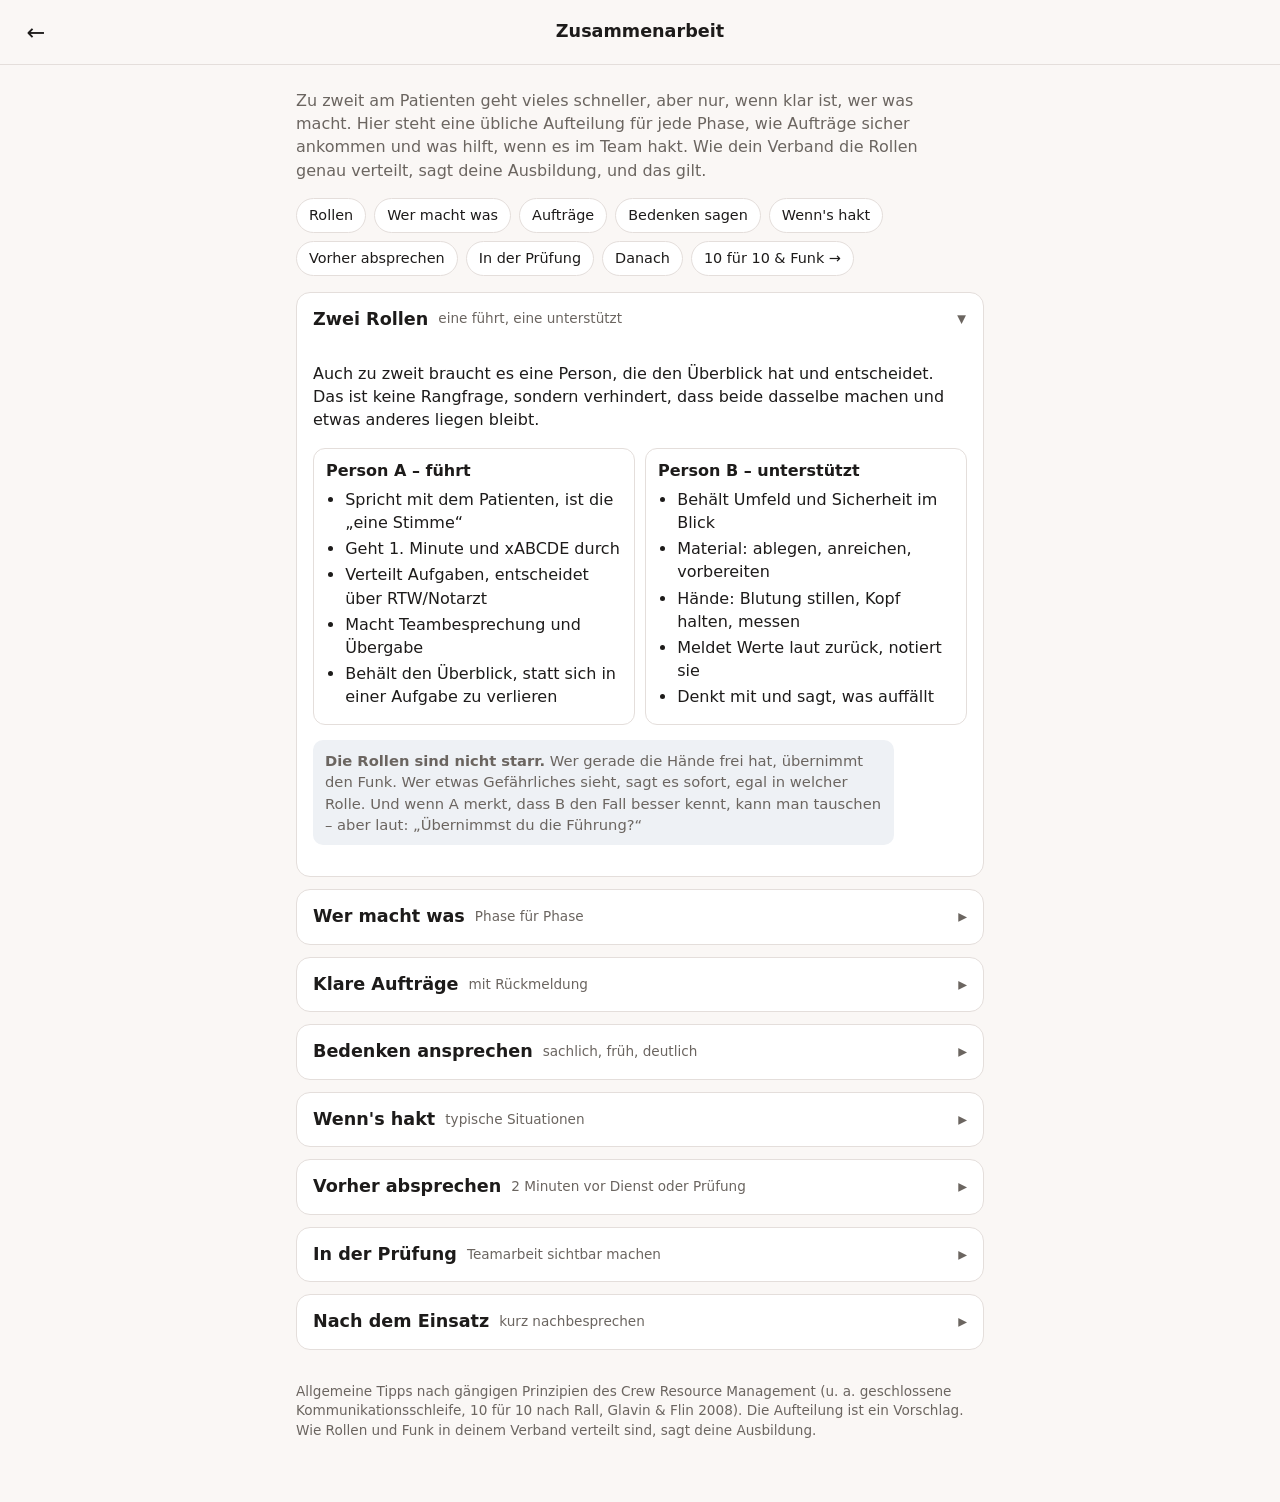
<file: public/zusammenarbeit.html>
<!doctype html>
<html lang="de">
<head>
  <meta charset="utf-8">
  <meta name="viewport" content="width=device-width, initial-scale=1, viewport-fit=cover">
  <title>Zusammenarbeit – Fallbeispiel xABCDE</title>
  <meta name="theme-color" content="#b3261e">
  <meta name="description" content="Zusammenarbeit im Sanitätstrupp: wer macht was in welcher Phase, klare Aufträge mit Rückmeldung, Bedenken ansprechen und was hilft, wenn es im Team hakt.">
  <link rel="manifest" href="manifest.webmanifest">
  <link rel="icon" href="icon.svg" type="image/svg+xml">
  <link rel="apple-touch-icon" href="apple-touch-icon.png">
  <link rel="stylesheet" href="style.css">
  <style>
    html, body { height: auto; min-height: 100%; }
    main.doc { display: block; width: 100%; max-width: 720px; margin: 0 auto; padding: 8px 16px 48px; }
    .topbar a.icon-btn { display: grid; place-items: center; text-decoration: none; }
    .doc > p.lead { margin: 16px 0; max-width: 62ch; }
    .toc { display: flex; flex-wrap: wrap; gap: 8px; padding: 0; margin: 0 0 16px; list-style: none; }
    .toc a { display: inline-block; padding: 6px 12px; border: 1px solid var(--line); border-radius: 999px; background: var(--card); color: var(--fg); text-decoration: none; font-size: .9rem; }
    details.sheet { background: var(--card); border: 1px solid var(--line); border-radius: 14px; margin: 0 0 12px; scroll-margin-top: 12px; }
    details.sheet > summary { cursor: pointer; padding: 14px 16px; font-weight: 700; font-size: 1.1rem; list-style: none; display: flex; align-items: center; gap: 10px; }
    details.sheet > summary::-webkit-details-marker { display: none; }
    details.sheet > summary::after { content: "▸"; margin-left: auto; color: var(--muted); transition: transform .15s; }
    details.sheet[open] > summary::after { transform: rotate(90deg); }
    details.sheet > summary small { font-weight: 400; color: var(--muted); font-size: .85rem; }
    .body { padding: 0 16px 16px; }
    .body h3 { font-size: 1rem; margin: 18px 0 6px; }
    .body h3:first-child { margin-top: 0; }
    .body p, .body li { max-width: 62ch; }
    .body ul, .body ol { padding-left: 1.2em; margin: 6px 0; }
    .body li { margin: 3px 0; }
    .note { background: var(--sys); border-radius: 10px; padding: 10px 12px; color: var(--muted); font-size: .92rem; }
    .warn { background: var(--sys); border-left: 4px solid var(--accent); border-radius: 10px; padding: 10px 12px; font-size: .95rem; }
    .say { display: block; background: var(--me); border-radius: 10px; padding: 8px 12px; margin: 6px 0; font-style: normal; }
    .say::before { content: "„"; } .say::after { content: "“"; }
    .say b { font-weight: 600; color: var(--muted); font-size: .85rem; margin-right: 4px; }
    .say b::after { content: ":"; }
    .avoid { display: block; background: var(--sys); border-radius: 10px; padding: 8px 12px; margin: 6px 0; color: var(--muted); }
    .avoid s { color: var(--fg); }
    .flow { list-style: none; padding: 0 !important; display: grid; gap: 8px; counter-reset: s; }
    .flow > li { counter-increment: s; display: grid; grid-template-columns: 28px 1fr; gap: 10px; align-items: start; border: 1px solid var(--line); border-radius: 12px; padding: 10px 12px; margin: 0; }
    .flow > li::before { content: counter(s); width: 28px; height: 28px; border-radius: 50%; background: var(--accent); color: var(--accent-fg); display: grid; place-items: center; font-weight: 700; font-size: .9rem; }
    .split { display: grid; gap: 10px; grid-template-columns: repeat(auto-fit, minmax(240px, 1fr)); }
    .split > div { border: 1px solid var(--line); border-radius: 12px; padding: 10px 12px; }
    .split h3 { margin-top: 0; }
    .table-wrap { overflow-x: auto; }
    table { border-collapse: collapse; width: 100%; font-size: .95rem; }
    th, td { text-align: left; vertical-align: top; padding: 8px; border-bottom: 1px solid var(--line); }
    th { color: var(--accent); }
    td:first-child { font-weight: 600; white-space: nowrap; }
    td ul { padding-left: 1.1em !important; margin: 0 !important; }
    .case { border: 1px solid var(--line); border-radius: 12px; padding: 10px 12px; margin: 8px 0; }
    .case h4 { margin: 0 0 4px; font-size: 1rem; }
    .case p { margin: 4px 0; }
    footer { color: var(--muted); font-size: .85rem; margin-top: 32px; }
    @media print {
      .topbar, .toc { display: none; }
      details.sheet { break-inside: avoid; border: 0; }
      details.sheet > summary::after { content: none; }
    }
  </style>
</head>
<body>
  <header class="topbar">
    <a class="icon-btn" href="./" aria-label="Zur App">←</a>
    <h1>Zusammenarbeit</h1>
    <span class="icon-btn" aria-hidden="true"></span>
  </header>

  <main class="doc">
    <p class="lead">Zu zweit am Patienten geht vieles schneller, aber nur, wenn klar ist, wer was macht. Hier steht eine übliche Aufteilung für jede Phase, wie Aufträge sicher ankommen und was hilft, wenn es im Team hakt. Wie dein Verband die Rollen genau verteilt, sagt deine Ausbildung, und das gilt.</p>

    <nav aria-label="Abschnitte">
      <ul class="toc">
        <li><a href="#rollen">Rollen</a></li>
        <li><a href="#phasen">Wer macht was</a></li>
        <li><a href="#auftraege">Aufträge</a></li>
        <li><a href="#bedenken">Bedenken sagen</a></li>
        <li><a href="#hakt">Wenn's hakt</a></li>
        <li><a href="#briefing">Vorher absprechen</a></li>
        <li><a href="#pruefung">In der Prüfung</a></li>
        <li><a href="#danach">Danach</a></li>
        <li><a href="spicker.html#team">10 für 10 &amp; Funk →</a></li>
      </ul>
    </nav>

    <!-- ============================================================ Rollen -->
    <details class="sheet" id="rollen" open>
      <summary>Zwei Rollen <small>eine führt, eine unterstützt</small></summary>
      <div class="body">
        <p>Auch zu zweit braucht es eine Person, die den Überblick hat und entscheidet. Das ist keine Rangfrage, sondern verhindert, dass beide dasselbe machen und etwas anderes liegen bleibt.</p>
        <div class="split">
          <div>
            <h3>Person A – führt</h3>
            <ul>
              <li>Spricht mit dem Patienten, ist die „eine Stimme“</li>
              <li>Geht 1. Minute und xABCDE durch</li>
              <li>Verteilt Aufgaben, entscheidet über RTW/Notarzt</li>
              <li>Macht Teambesprechung und Übergabe</li>
              <li>Behält den Überblick, statt sich in einer Aufgabe zu verlieren</li>
            </ul>
          </div>
          <div>
            <h3>Person B – unterstützt</h3>
            <ul>
              <li>Behält Umfeld und Sicherheit im Blick</li>
              <li>Material: ablegen, anreichen, vorbereiten</li>
              <li>Hände: Blutung stillen, Kopf halten, messen</li>
              <li>Meldet Werte laut zurück, notiert sie</li>
              <li>Denkt mit und sagt, was auffällt</li>
            </ul>
          </div>
        </div>
        <p class="note"><strong>Die Rollen sind nicht starr.</strong> Wer gerade die Hände frei hat, übernimmt den Funk. Wer etwas Gefährliches sieht, sagt es sofort, egal in welcher Rolle. Und wenn A merkt, dass B den Fall besser kennt, kann man tauschen – aber laut: „Übernimmst du die Führung?“</p>
      </div>
    </details>

    <!-- ============================================================ Phasen -->
    <details class="sheet" id="phasen">
      <summary>Wer macht was <small>Phase für Phase</small></summary>
      <div class="body">
        <div class="table-wrap">
          <table>
            <thead><tr><th>Phase</th><th>A – führt</th><th>B – unterstützt</th></tr></thead>
            <tbody>
              <tr>
                <td>Anfahrt</td>
                <td>Kurz sagen, wer führt</td>
                <td>Material greifen, Eigenschutz (Handschuhe für beide)</td>
              </tr>
              <tr>
                <td>Ankunft</td>
                <td>Sicherheit und Lage beurteilen, Patient ansprechen, vorstellen</td>
                <td>Mit beurteilen, Material in Reichweite ablegen, Umstehende im Blick</td>
              </tr>
              <tr>
                <td>x</td>
                <td>Bedrohliche Blutung ansagen</td>
                <td>Abdrücken, Druckverband, ggf. Tourniquet mit Uhrzeit. Oft macht das sofort, wer näher dran ist.</td>
              </tr>
              <tr>
                <td>Trauma</td>
                <td>Weiter mit der 1. Minute</td>
                <td>Kopf manuell halten, bleibt dort, bis abgelöst</td>
              </tr>
              <tr>
                <td>1. Minute</td>
                <td>Schauen, fragen, tasten, laut ansagen, was auffällt</td>
                <td>Zuhören, mitdenken, Auffälliges ergänzen</td>
              </tr>
              <tr>
                <td>Bespre&shy;chung</td>
                <td>Lage, Probleme, Verdacht, Plan, „Siehst du das auch so?“</td>
                <td>Bestätigen oder ergänzen: „Ja. Mir ist noch aufgefallen …“</td>
              </tr>
              <tr>
                <td>Funk</td>
                <td colspan="2">Vorher klären, wer funkt. Meist die Person, die gerade die Hände frei hat, damit die andere beim Patienten bleibt. Die andere hört mit, was gemeldet wird.</td>
              </tr>
              <tr>
                <td>ABCDE</td>
                <td>Untersucht Buchstabe für Buchstabe, gibt Messaufträge</td>
                <td>Misst auf Auftrag (SpO₂, Blutdruck, Blutzucker, …), meldet den Wert laut, notiert</td>
              </tr>
              <tr>
                <td>Maß&shy;nahmen</td>
                <td>Entscheidet, erklärt sie dem Patienten</td>
                <td>Bereitet vor: Sauerstoff, Decke, Lagerung. Bei Lagerung zählt eine Person an.</td>
              </tr>
              <tr>
                <td>SAMPLER</td>
                <td>Fragt den Patienten</td>
                <td>Notiert, fragt ggf. Angehörige parallel (nicht gleichzeitig mit A beim Patienten)</td>
              </tr>
              <tr>
                <td>Verlauf</td>
                <td>Erneut beurteilen, bei Änderung 10 für 10 und erneut funken</td>
                <td>Werte im Blick, meldet Schwellen („Sättigung jetzt 91 %“)</td>
              </tr>
              <tr>
                <td>Übergabe</td>
                <td>Übergibt an den Rettungsdienst</td>
                <td>Reicht Notizen, ergänzt am Ende, hilft dann auf Auftrag des RD</td>
              </tr>
            </tbody>
          </table>
        </div>

        <h3>Reanimation</h3>
        <ol class="flow">
          <li><div><strong>Sofort aufteilen:</strong> Eine Person funkt kurz an die Leitstelle, die andere prüft die Atmung und fängt an zu drücken.</div></li>
          <li><div><strong>Dann:</strong> Eine Person drückt und zählt laut, die andere beatmet, bringt den AED an und hängt Sauerstoff an den Beutel.</div></li>
          <li><div><strong>Bei jeder Analyse:</strong> „Schock! Alle weg!“ – und Helferwechsel. Wer gedrückt hat, beatmet jetzt. Ermüdung merkt man selbst zu spät.</div></li>
          <li><div><strong>Kein ABCDE, keine Anamnese</strong> während der HLW. Nur eine kritische Blutung wird auch jetzt gestillt.</div></li>
        </ol>

        <h3>Grundregeln für alle Phasen</h3>
        <ul>
          <li><strong>Einer bleibt immer beim Patienten.</strong> Holt B Material, bleibt A – und umgekehrt.</li>
          <li><strong>Eine Stimme zum Patienten.</strong> Zwei Personen, die gleichzeitig Fragen stellen, verwirren und stressen.</li>
          <li><strong>Verdacht wird im Team besprochen,</strong> nicht laut über dem Patienten bewertet.</li>
        </ul>
      </div>
    </details>

    <!-- ============================================================ Aufträge -->
    <details class="sheet" id="auftraege">
      <summary>Klare Aufträge <small>mit Rückmeldung</small></summary>
      <div class="body">
        <p>Die meisten Pannen im Team sind keine Wissenslücken, sondern Aufträge, die nicht ankommen. Dagegen hilft eine geschlossene Schleife („Closed Loop“): Auftrag, Wiederholen, Erledigt melden.</p>
        <ol class="flow">
          <li><div><strong>Auftrag</strong> – mit Ansprache und konkret
            <span class="say"><b>A</b>Kannst du bitte den Blutzucker messen?</span></div></li>
          <li><div><strong>Wiederholen</strong> – zeigt, dass es angekommen ist
            <span class="say"><b>B</b>Ich messe den Blutzucker.</span></div></li>
          <li><div><strong>Erledigt melden</strong> – mit Wert
            <span class="say"><b>B</b>Blutzucker ist 48.</span></div></li>
          <li><div><strong>Bestätigen</strong>
            <span class="say"><b>A</b>Danke, 48, also zu niedrig.</span></div></li>
        </ol>

        <h3>So kommen Aufträge an</h3>
        <ul>
          <li><strong>Eine Person, eine Aufgabe.</strong> Nicht in den Raum sprechen.</li>
          <li><strong>Konkret statt vage.</strong> „Häng bitte Sauerstoff an, 10 Liter, Maske“ statt „Vielleicht mal Sauerstoff?“</li>
          <li><strong>Mit Schwelle,</strong> wenn etwas beobachtet werden soll: „Behalte die Sättigung im Blick und sag mir, wenn sie unter 94 % fällt.“</li>
          <li><strong>Nicht stapeln.</strong> Lieber zwei Aufträge nacheinander als fünf auf einmal.</li>
          <li><strong>Laut ansagen, was du selbst tust:</strong> „Ich taste jetzt den Bauch ab.“ Dann weiß B, wo du bist, und kann mitdenken.</li>
        </ul>
        <span class="avoid"><s>„Kann mal jemand …?“</s> – in einem Trupp heißt das: niemand fühlt sich gemeint, oder beide.</span>
        <span class="avoid"><s>„Okay.“</s> als Antwort – unklar, ob es angekommen ist. Besser: wiederholen.</span>

        <h3>Als Person B</h3>
        <ul>
          <li><strong>Anbieten statt warten:</strong> „Soll ich schon den Blutdruck messen?“</li>
          <li><strong>Werte immer laut melden,</strong> auch normale. In der Teambesprechung und im Funk nennt A dann nur das Auffällige.</li>
          <li><strong>Nicht verstanden? Nachfragen.</strong> „Meinst du die Decke oder die Rettungsdecke?“ kostet zwei Sekunden.</li>
          <li><strong>Erledigt melden, auch wenn's nicht geklappt hat:</strong> „Blutdruck ging nicht, Arm zu kalt. Ich versuche es am anderen.“</li>
        </ul>
      </div>
    </details>

    <!-- ============================================================ Bedenken -->
    <details class="sheet" id="bedenken">
      <summary>Bedenken ansprechen <small>sachlich, früh, deutlich</small></summary>
      <div class="body">
        <p>Wenn dir etwas komisch vorkommt, sag es. Auch als neuere oder unterstützende Person. Die führende Person sieht nicht alles, und ein offenes Wort ist keine Kritik, sondern Teamarbeit.</p>
        <h3>In Stufen, je nachdem, wie dringend</h3>
        <ol class="flow">
          <li><div><strong>Beobachtung teilen</strong>
            <span class="say">Mir fällt auf, dass er immer langsamer antwortet.</span></div></li>
          <li><div><strong>Sorge benennen und vorschlagen</strong>
            <span class="say">Ich mache mir Sorgen, dass sich das verschlechtert. Sollen wir den NEF nachfordern?</span></div></li>
          <li><div><strong>Klar stoppen</strong> – wenn es um Sicherheit geht
            <span class="say">Stopp. Da ist noch Strom auf der Leitung.</span></div></li>
        </ol>
        <h3>Als führende Person</h3>
        <ul>
          <li>Bedenken ernst nehmen, kurz bedanken, dann entscheiden: „Gut, dass du's sagst. Wir fordern nach.“</li>
          <li>Selbst einladen: „Habe ich etwas übersehen?“ – das ist genau die Rückfrage am Ende der Teambesprechung.</li>
          <li><strong>Im Zweifel die sicherere Option:</strong> Seid ihr euch beim Notarzt uneinig, lieber nachfordern. Abbestellen geht immer.</li>
        </ul>
      </div>
    </details>

    <!-- ============================================================ Wenn's hakt -->
    <details class="sheet" id="hakt">
      <summary>Wenn's hakt <small>typische Situationen</small></summary>
      <div class="body">
        <div class="case">
          <h4>Beide reden gleichzeitig mit dem Patienten</h4>
          <p>Eine Stimme zum Patienten, das ist A. B stellt Fragen über A oder übernimmt bewusst, z. B. die Angehörigen.</p>
        </div>
        <div class="case">
          <h4>Beide greifen zum selben – oder keiner</h4>
          <p>Aufgaben laut verteilen. Wer etwas anfängt, sagt es: „Ich mach die Blutdruckmanschette.“</p>
        </div>
        <div class="case">
          <h4>Du weißt als B nicht, was du tun sollst</h4>
          <p>Fragen ist völlig in Ordnung: „Was soll ich als Nächstes machen?“ Oder anbieten, was ansteht: Werte messen, Decke holen, Notizen machen.</p>
        </div>
        <div class="case">
          <h4>Die andere Person übersieht etwas</h4>
          <p>Sachlich ansprechen, nicht vorwurfsvoll: „Mir ist noch aufgefallen, dass …“ – siehe <a href="#bedenken">Bedenken ansprechen</a>. Nicht still selbst übernehmen, sonst arbeitet ihr aneinander vorbei.</p>
        </div>
        <div class="case">
          <h4>A ist überfordert oder hängt fest</h4>
          <p>Ein <a href="spicker.html#team">10 für 10</a> einfordern: „Lass uns kurz sortieren.“ Das darf jede:r im Team. Oder Unterstützung anbieten: „Soll ich die Führung übernehmen?“</p>
        </div>
        <div class="case">
          <h4>Ihr seid unterschiedlicher Meinung</h4>
          <p>Kurz austauschen, dann entscheidet A. Am Patienten nicht diskutieren – der hört mit. Grundsätzliches klärt ihr danach in Ruhe.</p>
        </div>
        <div class="case">
          <h4>Ihr kennt euch nicht</h4>
          <p>Zwei Minuten <a href="#briefing">vorher absprechen</a> sparen im Einsatz viel Hakeln.</p>
        </div>
        <div class="case">
          <h4>Der Rettungsdienst kommt</h4>
          <p>A übergibt, B ergänzt am Ende. Danach führt der Rettungsdienst. Ihr helft auf Auftrag weiter und meldet auch dort zurück, was ihr erledigt habt.</p>
        </div>
      </div>
    </details>

    <!-- ============================================================ Briefing -->
    <details class="sheet" id="briefing">
      <summary>Vorher absprechen <small>2 Minuten vor Dienst oder Prüfung</small></summary>
      <div class="body">
        <ul>
          <li><strong>Namen</strong> – und wie ihr euch ansprecht.</li>
          <li><strong>Erfahrung:</strong> Wer hat was schon oft gemacht, wo ist jemand unsicher?</li>
          <li><strong>Wer führt</strong> beim ersten Einsatz? Wechselt ihr ab?</li>
          <li><strong>Wer funkt?</strong> Rufnamen klar, Funkgerät geprüft.</li>
          <li><strong>Material:</strong> Wer trägt was, wo liegt was im Rucksack?</li>
          <li><strong>Zeichen für „Stopp, kurz sortieren“</strong> vereinbaren.</li>
        </ul>
        <span class="say">Ich bin Sam. Ich führe beim ersten Fall, du nimmst Material, Messen und Funk? Wenn dir was auffällt, sag's einfach laut.</span>
      </div>
    </details>

    <!-- ============================================================ Prüfung -->
    <details class="sheet" id="pruefung">
      <summary>In der Prüfung <small>Teamarbeit sichtbar machen</small></summary>
      <div class="body">
        <ul>
          <li><strong>Mit dem Prüfungspartner kurz absprechen,</strong> wer führt und wer was macht – siehe <a href="#briefing">vorher absprechen</a>.</li>
          <li><strong>Laut denken und laut beauftragen.</strong> Prüfende können nur bewerten, was sie hören und sehen. Ein stiller Blick zum Kollegen zählt nicht.</li>
          <li><strong>Teambesprechung mit Rückfrage abschließen:</strong> „Siehst du das auch so?“</li>
          <li><strong>Fehler des Partners freundlich ansprechen,</strong> nicht wortlos übernehmen oder überspielen. Gute Zusammenarbeit wird gesehen.</li>
          <li><strong>Hängt der Partner,</strong> hilf mit einem Vorschlag statt einer Lösung: „Wollen wir noch den Blutzucker messen?“</li>
        </ul>
        <p class="note"><strong>Üben in der App:</strong> Sag deine Aufträge an den Kollegen so, wie du sie im Einsatz sagen würdest – konkret und an ihn gerichtet. So wird das zur Gewohnheit.</p>
      </div>
    </details>

    <!-- ============================================================ Danach -->
    <details class="sheet" id="danach">
      <summary>Nach dem Einsatz <small>kurz nachbesprechen</small></summary>
      <div class="body">
        <p>Fünf Minuten, ehrlich und ohne Schuldfrage. Am besten direkt danach, solange alles frisch ist.</p>
        <ol class="flow">
          <li><div><strong>Was lief gut?</strong> Das wollt ihr beibehalten.</div></li>
          <li><div><strong>Wo hat es gehakt?</strong> Sachlich, an der Situation, nicht an der Person.</div></li>
          <li><div><strong>Was machen wir beim nächsten Mal anders?</strong> Eine konkrete Sache reicht.</div></li>
          <li><div><strong>Wie geht's dir?</strong> Belastende Einsätze gehören besprochen, im Team, mit der Gruppenführung oder mit der PSNV-E.</div></li>
        </ol>
        <span class="avoid"><s>„Du hast schon wieder vergessen …“</s> – besser: „Beim Blutdruck waren wir uns nicht einig, wer misst. Wie machen wir das beim nächsten Mal?“</span>
      </div>
    </details>

    <footer>
      <p>Allgemeine Tipps nach gängigen Prinzipien des Crew Resource Management (u. a. geschlossene Kommunikationsschleife, 10 für 10 nach Rall, Glavin &amp; Flin 2008). Die Aufteilung ist ein Vorschlag. Wie Rollen und Funk in deinem Verband verteilt sind, sagt deine Ausbildung.</p>
    </footer>
  </main>

  <script>
    // Sprungmarken öffnen den zugehörigen Abschnitt
    function openFromHash() {
      const el = location.hash && document.querySelector(location.hash);
      if (el && el.tagName === "DETAILS") { el.open = true; requestAnimationFrame(() => el.scrollIntoView()); }
    }
    window.addEventListener("hashchange", openFromHash);
    openFromHash();
  </script>
</body>
</html>
</file>
<file: public/style.css>
:root {
  --bg: #faf7f5;
  --fg: #1d1b1a;
  --muted: #6b6560;
  --card: #fff;
  --line: #e4dedb;
  --accent: #b3261e;
  --accent-fg: #fff;
  --me: #fde8e6;
  --them: #fff;
  --sys: #eef1f5;
}
@media (prefers-color-scheme: dark) {
  :root {
    --bg: #161413;
    --fg: #f1ece9;
    --muted: #a39b96;
    --card: #211e1d;
    --line: #36312f;
    --accent: #e5564d;
    --accent-fg: #1a0a09;
    --me: #3b2220;
    --them: #262221;
    --sys: #1f2429;
  }
}
* { box-sizing: border-box; }
.visually-hidden {
  position: absolute !important; width: 1px; height: 1px; padding: 0; margin: -1px;
  overflow: hidden; clip: rect(0 0 0 0); clip-path: inset(50%); white-space: nowrap; border: 0;
}
/* Fokusring bei Tastaturbedienung immer sichtbar; nur programmatischer Fokus per Maus/Touch bleibt ohne Ring */
:focus-visible { outline: 3px solid var(--accent); outline-offset: 2px; }
h1:focus:not(:focus-visible) { outline: none; }
html, body { height: 100%; margin: 0; }
/* dvh: sichtbarer Viewport auf Mobilgeräten (ohne Adressleiste), sonst scrollt die Seite zusätzlich zum Log */
body.app { height: 100dvh; overflow: hidden; }
body {
  background: var(--bg);
  color: var(--fg);
  font: 16px/1.45 system-ui, -apple-system, "Segoe UI", sans-serif;
  display: flex;
  flex-direction: column;
  padding: env(safe-area-inset-top) env(safe-area-inset-right) env(safe-area-inset-bottom) env(safe-area-inset-left);
}
.topbar {
  display: flex; align-items: center; gap: 8px;
  padding: 10px 14px;
  border-bottom: 1px solid var(--line);
}
.topbar h1 { flex: 1; font-size: 1.1rem; margin: 0; text-align: center; }
.icon-btn {
  background: none; border: 0; color: var(--fg);
  font-size: 1.4rem; width: 44px; height: 44px; border-radius: 50%;
}
.icon-btn[hidden] { display: block; visibility: hidden; }
main { flex: 1; min-height: 0; display: flex; flex-direction: column; }
section { flex: 1; min-height: 0; display: flex; flex-direction: column; padding: 14px; }
section[hidden] { display: none; }
.lead { color: var(--muted); margin: 0 0 14px; flex: none; }
a { color: var(--accent); }

/* nur die Fallliste scrollt – Einleitung und Modus behalten ihre Höhe */
.scenario-list { flex: 1; min-height: 0; overflow-y: auto; padding: 6px; margin: 0 -6px; } /* Platz, damit der Fokusring nicht abgeschnitten wird */
.scenario-list ul { list-style: none; margin: 0; padding: 0; display: grid; gap: 10px; }
.mode {
  flex: none; display: flex; gap: 0; margin: 0 0 8px; padding: 0; min-width: 0;
  border: 1px solid var(--line); border-radius: 12px; overflow: hidden;
}
.mode label { flex: 1; text-align: center; position: relative; }
.mode input { position: absolute; inset: 0; opacity: 0; margin: 0; cursor: pointer; }
.mode span { display: block; padding: 10px; color: var(--muted); }
.mode input:checked + span { background: var(--accent); color: var(--accent-fg); font-weight: 600; }
.mode input:focus-visible + span { outline: 3px solid var(--fg); outline-offset: -5px; }
.timer { font-variant-numeric: tabular-nums; color: var(--muted); margin: 0; }
.msg .who { display: block; font-size: .72rem; text-transform: uppercase; letter-spacing: .05em; color: var(--muted); margin-bottom: 1px; }
.msg.kollege { background: var(--sys); }
.msg.funk { background: var(--sys); border-style: dashed; font-family: ui-monospace, Menlo, monospace; font-size: .92rem; }
.msg.befund { font-style: italic; }
.group { font-size: .8rem; text-transform: uppercase; letter-spacing: .06em; color: var(--muted); margin: 16px 0 8px; }
.scenario-list section { padding: 0; display: block; }
.scenario-list section:first-child .group { margin-top: 10px; }
.scenario {
  display: flex; gap: 14px; align-items: center; text-align: left;
  background: var(--card); color: var(--fg);
  border: 1px solid var(--line); border-radius: 14px;
  padding: 12px 14px; font: inherit; width: 100%;
}
.scenario .letter {
  flex: none; width: 44px; height: 44px; border-radius: 12px;
  background: var(--accent); color: var(--accent-fg);
  display: grid; place-items: center; font-weight: 700; font-size: 1.2rem;
}
.scenario .letter.small { font-size: .9rem; }
.scenario small { display: block; color: var(--muted); }

.log { flex: 1; min-height: 0; overflow-y: auto; overflow-x: hidden; display: flex; flex-direction: column; gap: 8px; padding: 0 0 8px; margin: 0; list-style: none; }
.msg { max-width: 85%; padding: 9px 13px; border-radius: 16px; border: 1px solid var(--line); white-space: pre-wrap; overflow-wrap: anywhere; }
.msg.me { align-self: flex-end; background: var(--me); border-bottom-right-radius: 4px; }
.msg.them { align-self: flex-start; background: var(--them); border-bottom-left-radius: 4px; }
.msg.sys { align-self: stretch; max-width: none; background: var(--sys); color: var(--muted); border-radius: 10px; font-size: .92rem; }
.msg.debrief { align-self: stretch; max-width: none; border-color: var(--accent); }
.msg.interim { opacity: .6; }

.status { min-height: 1.4em; color: var(--muted); font-size: .9rem; padding: 2px 4px; margin: 0; }
.status.error { color: var(--accent); }

.input-bar { display: flex; gap: 8px; align-items: center; }
.input-bar input[type=text] {
  flex: 1; min-width: 0; font: inherit; color: var(--fg); background: var(--card);
  border: 1px solid var(--line); border-radius: 24px; padding: 12px 16px;
}
.mic, .send {
  flex: none; width: 52px; height: 52px; border-radius: 50%; border: 0;
  background: var(--accent); color: var(--accent-fg); font-size: 1.3rem;
}
.send { width: 44px; height: 44px; background: var(--card); color: var(--fg); border: 1px solid var(--line); }
.mic.listening { animation: pulse 1.1s infinite; }
@media (prefers-reduced-motion: reduce) { .mic.listening { animation: none; box-shadow: 0 0 0 4px color-mix(in srgb, var(--accent) 40%, transparent); } }
@keyframes pulse { 0% { box-shadow: 0 0 0 0 color-mix(in srgb, var(--accent) 60%, transparent); } 100% { box-shadow: 0 0 0 18px transparent; } }

.actions { display: flex; justify-content: space-between; align-items: center; padding-top: 10px; }
.toggle { display: flex; gap: 8px; align-items: center; color: var(--muted); }
button.secondary { background: var(--card); color: var(--fg); border: 1px solid var(--line); border-radius: 10px; padding: 8px 14px; font: inherit; }

dialog { border: 1px solid var(--line); border-radius: 16px; background: var(--card); color: var(--fg); width: min(92vw, 420px); }
dialog::backdrop { background: rgba(0,0,0,.5); }
dialog h2 { margin-top: 0; }
dialog label { display: block; margin-bottom: 12px; font-size: .9rem; color: var(--muted); }
dialog input[type=url], dialog input[type=password], dialog input[type=text] {
  display: block; width: 100%; margin-top: 4px; font: inherit; color: var(--fg);
  background: var(--bg); border: 1px solid var(--line); border-radius: 8px; padding: 10px;
}
dialog input[type=range] { width: 100%; }
dialog .field { margin-bottom: 12px; font-size: .9rem; color: var(--muted); }
dialog .field label { display: inline; margin: 0; }
.hint { font-size: .8rem; color: var(--muted); }
.dialog-actions { display: flex; justify-content: flex-end; gap: 8px; margin: 12px 0 0; }
button.primary { background: var(--accent); color: var(--accent-fg); border: 0; border-radius: 10px; padding: 8px 16px; font: inherit; }
</file>
